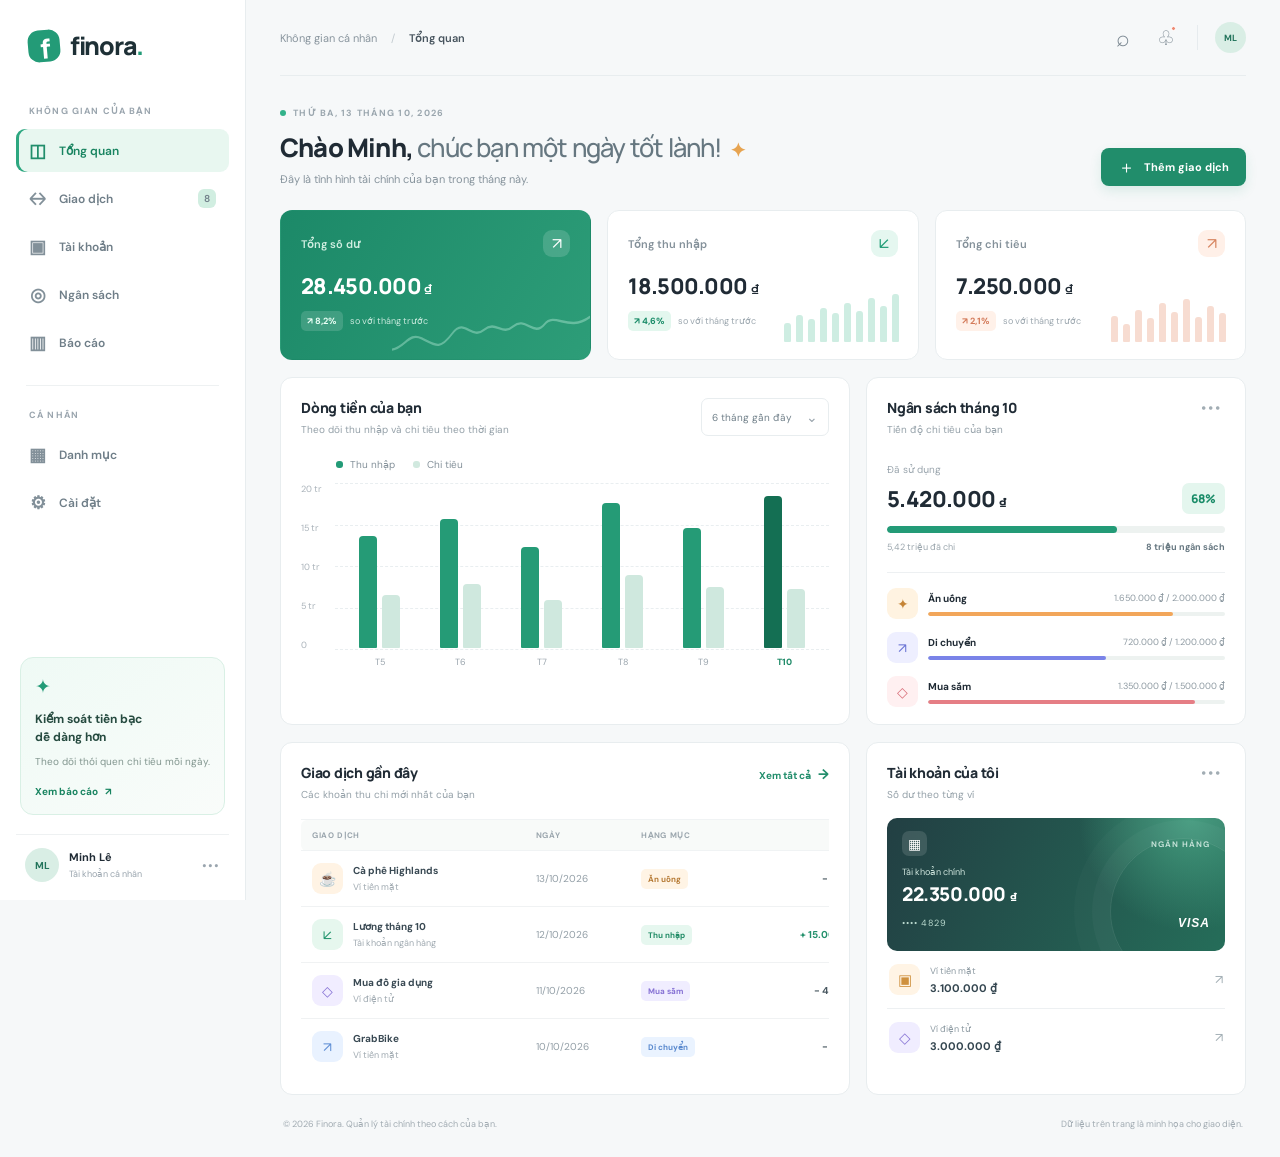
<file: index.html>
<!DOCTYPE html>
<html lang="vi">
<head>
  <meta charset="UTF-8" />
  <meta name="viewport" content="width=device-width, initial-scale=1.0" />
  <title>Finora — Quản lý chi tiêu</title>
  <link rel="stylesheet" href="style.css" />
</head>
<body>
  <div class="app-shell">
    <aside class="sidebar">
      <a class="brand" href="#" aria-label="Finora trang chủ">
        <span class="brand-mark">f</span>
        <span>finora<span class="brand-dot">.</span></span>
      </a>

      <div class="workspace-label">KHÔNG GIAN CỦA BẠN</div>
      <nav class="main-nav" aria-label="Điều hướng chính">
        <a class="nav-item active" href="#overview"><span class="nav-icon">◫</span><span>Tổng quan</span></a>
        <a class="nav-item" href="#transactions"><span class="nav-icon">↔</span><span>Giao dịch</span><span class="nav-count">8</span></a>
        <a class="nav-item" href="#accounts"><span class="nav-icon">▣</span><span>Tài khoản</span></a>
        <a class="nav-item" href="#budgets"><span class="nav-icon">◎</span><span>Ngân sách</span></a>
        <a class="nav-item" href="#reports"><span class="nav-icon">▥</span><span>Báo cáo</span></a>
      </nav>

      <div class="sidebar-separator"></div>
      <div class="workspace-label">CÁ NHÂN</div>
      <nav class="main-nav" aria-label="Cài đặt">
        <a class="nav-item" href="#categories"><span class="nav-icon">▦</span><span>Danh mục</span></a>
        <a class="nav-item" href="#settings"><span class="nav-icon">⚙</span><span>Cài đặt</span></a>
      </nav>

      <div class="sidebar-bottom">
        <div class="help-card">
          <div class="help-icon">✦</div>
          <div class="help-title">Kiểm soát tiền bạc<br />dễ dàng hơn</div>
          <p>Theo dõi thói quen chi tiêu mỗi ngày.</p>
          <a href="#reports">Xem báo cáo <span>↗</span></a>
        </div>
        <div class="profile">
          <div class="avatar">ML</div>
          <div class="profile-copy"><strong>Minh Lê</strong><span>Tài khoản cá nhân</span></div>
          <span class="profile-more">•••</span>
        </div>
      </div>
    </aside>

    <main class="main-content" id="overview">
      <header class="topbar">
        <div class="breadcrumbs">Không gian cá nhân <span>/</span> <strong>Tổng quan</strong></div>
        <div class="top-actions">
          <button class="icon-button" aria-label="Tìm kiếm">⌕</button>
          <button class="icon-button notification" aria-label="Thông báo">♧<i></i></button>
          <div class="top-divider"></div>
          <div class="mini-avatar">ML</div>
        </div>
      </header>

      <section class="welcome-row">
        <div>
          <div class="eyebrow"><span class="eyebrow-dot"></span> THỨ BA, 13 THÁNG 10, 2026</div>
          <h1>Chào Minh, <span>chúc bạn một ngày tốt lành!</span> <span class="wave">✦</span></h1>
          <p class="subtitle">Đây là tình hình tài chính của bạn trong tháng này.</p>
        </div>
        <button class="primary-button"><span>＋</span> Thêm giao dịch</button>
      </section>

      <section class="summary-grid" aria-label="Tóm tắt tài chính">
        <article class="summary-card balance-card">
          <div class="card-top"><span class="card-label">Tổng số dư</span><span class="card-symbol balance-symbol">↗</span></div>
          <div class="amount">28.450.000 <small>₫</small></div>
          <div class="summary-bottom"><span class="trend positive">↗ 8,2%</span><span>so với tháng trước</span></div>
          <div class="balance-sparkline" aria-hidden="true"><svg viewBox="0 0 300 48" preserveAspectRatio="none"><path d="M0 37 C20 35 25 18 45 25 S72 38 91 20 S120 27 139 16 S166 23 184 12 S215 24 231 10 S267 19 300 2" fill="none" stroke="currentColor" stroke-width="2.5" stroke-linecap="round"/></svg></div>
        </article>
        <article class="summary-card">
          <div class="card-top"><span class="card-label">Tổng thu nhập</span><span class="card-symbol income-symbol">↙</span></div>
          <div class="amount">18.500.000 <small>₫</small></div>
          <div class="summary-bottom"><span class="trend positive">↗ 4,6%</span><span>so với tháng trước</span></div>
          <div class="mini-bars income-bars" aria-hidden="true"><i style="height:19px"></i><i style="height:27px"></i><i style="height:23px"></i><i style="height:34px"></i><i style="height:29px"></i><i style="height:39px"></i><i style="height:31px"></i><i style="height:44px"></i><i style="height:36px"></i><i style="height:48px"></i></div>
        </article>
        <article class="summary-card">
          <div class="card-top"><span class="card-label">Tổng chi tiêu</span><span class="card-symbol expense-symbol">↗</span></div>
          <div class="amount">7.250.000 <small>₫</small></div>
          <div class="summary-bottom"><span class="trend negative">↗ 2,1%</span><span>so với tháng trước</span></div>
          <div class="mini-bars expense-bars" aria-hidden="true"><i style="height:26px"></i><i style="height:18px"></i><i style="height:32px"></i><i style="height:24px"></i><i style="height:39px"></i><i style="height:30px"></i><i style="height:43px"></i><i style="height:25px"></i><i style="height:36px"></i><i style="height:29px"></i></div>
        </article>
      </section>

      <section class="middle-grid">
        <article class="panel cashflow-panel" id="reports">
          <div class="panel-heading">
            <div><h2>Dòng tiền của bạn</h2><p>Theo dõi thu nhập và chi tiêu theo thời gian</p></div>
            <button class="select-button">6 tháng gần đây <span>⌄</span></button>
          </div>
          <div class="chart-legend"><span><i class="legend-dot income-dot"></i> Thu nhập</span><span><i class="legend-dot expense-dot"></i> Chi tiêu</span></div>
          <div class="chart-area">
            <div class="y-labels"><span>20 tr</span><span>15 tr</span><span>10 tr</span><span>5 tr</span><span>0</span></div>
            <div class="plot-area">
              <div class="grid-lines"><i></i><i></i><i></i><i></i><i></i></div>
              <div class="bar-groups">
                <div class="bar-group"><div class="bar-pair"><i class="bar income" style="height:68%"></i><i class="bar expense" style="height:32%"></i></div><span>T5</span></div>
                <div class="bar-group"><div class="bar-pair"><i class="bar income" style="height:78%"></i><i class="bar expense" style="height:39%"></i></div><span>T6</span></div>
                <div class="bar-group"><div class="bar-pair"><i class="bar income" style="height:61%"></i><i class="bar expense" style="height:29%"></i></div><span>T7</span></div>
                <div class="bar-group"><div class="bar-pair"><i class="bar income" style="height:88%"></i><i class="bar expense" style="height:44%"></i></div><span>T8</span></div>
                <div class="bar-group"><div class="bar-pair"><i class="bar income" style="height:73%"></i><i class="bar expense" style="height:37%"></i></div><span>T9</span></div>
                <div class="bar-group current"><div class="bar-pair"><i class="bar income" style="height:92%"></i><i class="bar expense" style="height:36%"></i></div><span>T10</span></div>
              </div>
            </div>
          </div>
        </article>

        <article class="panel budget-panel" id="budgets">
          <div class="panel-heading">
            <div><h2>Ngân sách tháng 10</h2><p>Tiến độ chi tiêu của bạn</p></div>
            <button class="more-button" aria-label="Tùy chọn">•••</button>
          </div>
          <div class="budget-total-row"><div><span class="muted-label">Đã sử dụng</span><div class="budget-total">5.420.000 <small>₫</small></div></div><div class="budget-percent">68%</div></div>
          <div class="progress-track"><span style="width:68%"></span></div>
          <div class="budget-foot"><span>5,42 triệu đã chi</span><strong>8 triệu ngân sách</strong></div>
          <div class="budget-divider"></div>
          <div class="category-budget">
            <div class="category-icon food-icon">✦</div><div class="category-detail"><div class="category-name"><strong>Ăn uống</strong><span>1.650.000 ₫ / 2.000.000 ₫</span></div><div class="tiny-progress"><i style="width:82.5%; background:#f2a65a"></i></div></div>
          </div>
          <div class="category-budget">
            <div class="category-icon travel-icon">↗</div><div class="category-detail"><div class="category-name"><strong>Di chuyển</strong><span>720.000 ₫ / 1.200.000 ₫</span></div><div class="tiny-progress"><i style="width:60%; background:#7a83e8"></i></div></div>
          </div>
          <div class="category-budget">
            <div class="category-icon shop-icon">◇</div><div class="category-detail"><div class="category-name"><strong>Mua sắm</strong><span>1.350.000 ₫ / 1.500.000 ₫</span></div><div class="tiny-progress"><i style="width:90%; background:#e57e85"></i></div></div>
          </div>
        </article>
      </section>

      <section class="bottom-grid">
        <article class="panel transactions-panel" id="transactions">
          <div class="panel-heading">
            <div><h2>Giao dịch gần đây</h2><p>Các khoản thu chi mới nhất của bạn</p></div>
            <a class="text-link" href="#transactions">Xem tất cả <span>→</span></a>
          </div>
          <div class="transaction-table-wrap">
            <table>
              <thead><tr><th>GIAO DỊCH</th><th>NGÀY</th><th>HẠNG MỤC</th><th class="align-right">SỐ TIỀN</th></tr></thead>
              <tbody>
                <tr><td><div class="transaction-title"><span class="transaction-icon food">☕</span><span><strong>Cà phê Highlands</strong><small>Ví tiền mặt</small></span></div></td><td class="date-cell">13/10/2026</td><td><span class="category-pill food-pill">Ăn uống</span></td><td class="align-right amount-out">− 65.000 ₫</td></tr>
                <tr><td><div class="transaction-title"><span class="transaction-icon salary">↙</span><span><strong>Lương tháng 10</strong><small>Tài khoản ngân hàng</small></span></div></td><td class="date-cell">12/10/2026</td><td><span class="category-pill salary-pill">Thu nhập</span></td><td class="align-right amount-in">+ 15.000.000 ₫</td></tr>
                <tr><td><div class="transaction-title"><span class="transaction-icon shopping">◇</span><span><strong>Mua đồ gia dụng</strong><small>Ví điện tử</small></span></div></td><td class="date-cell">11/10/2026</td><td><span class="category-pill shopping-pill">Mua sắm</span></td><td class="align-right amount-out">− 450.000 ₫</td></tr>
                <tr><td><div class="transaction-title"><span class="transaction-icon transport">↗</span><span><strong>GrabBike</strong><small>Ví tiền mặt</small></span></div></td><td class="date-cell">10/10/2026</td><td><span class="category-pill transport-pill">Di chuyển</span></td><td class="align-right amount-out">− 32.000 ₫</td></tr>
              </tbody>
            </table>
          </div>
        </article>
        <article class="panel accounts-panel" id="accounts">
          <div class="panel-heading"><div><h2>Tài khoản của tôi</h2><p>Số dư theo từng ví</p></div><button class="more-button" aria-label="Tùy chọn">•••</button></div>
          <div class="account-card bank-card"><div class="account-top"><span class="account-chip">▦</span><span class="account-type">NGÂN HÀNG</span></div><div class="account-name">Tài khoản chính</div><div class="account-balance">22.350.000 <small>₫</small></div><div class="account-bottom"><span>•••• 4829</span><span class="bank-logo">VISA</span></div></div>
          <div class="account-card cash-card"><div class="cash-icon">▣</div><div class="cash-copy"><span>Ví tiền mặt</span><strong>3.100.000 ₫</strong></div><span class="account-arrow">↗</span></div>
          <div class="account-card wallet-card"><div class="wallet-icon">◇</div><div class="cash-copy"><span>Ví điện tử</span><strong>3.000.000 ₫</strong></div><span class="account-arrow">↗</span></div>
        </article>
      </section>
      <footer class="page-footer"><span>© 2026 Finora. Quản lý tài chính theo cách của bạn.</span><span>Dữ liệu trên trang là minh họa cho giao diện.</span></footer>
    </main>
  </div>
</body>
</html>
</file>
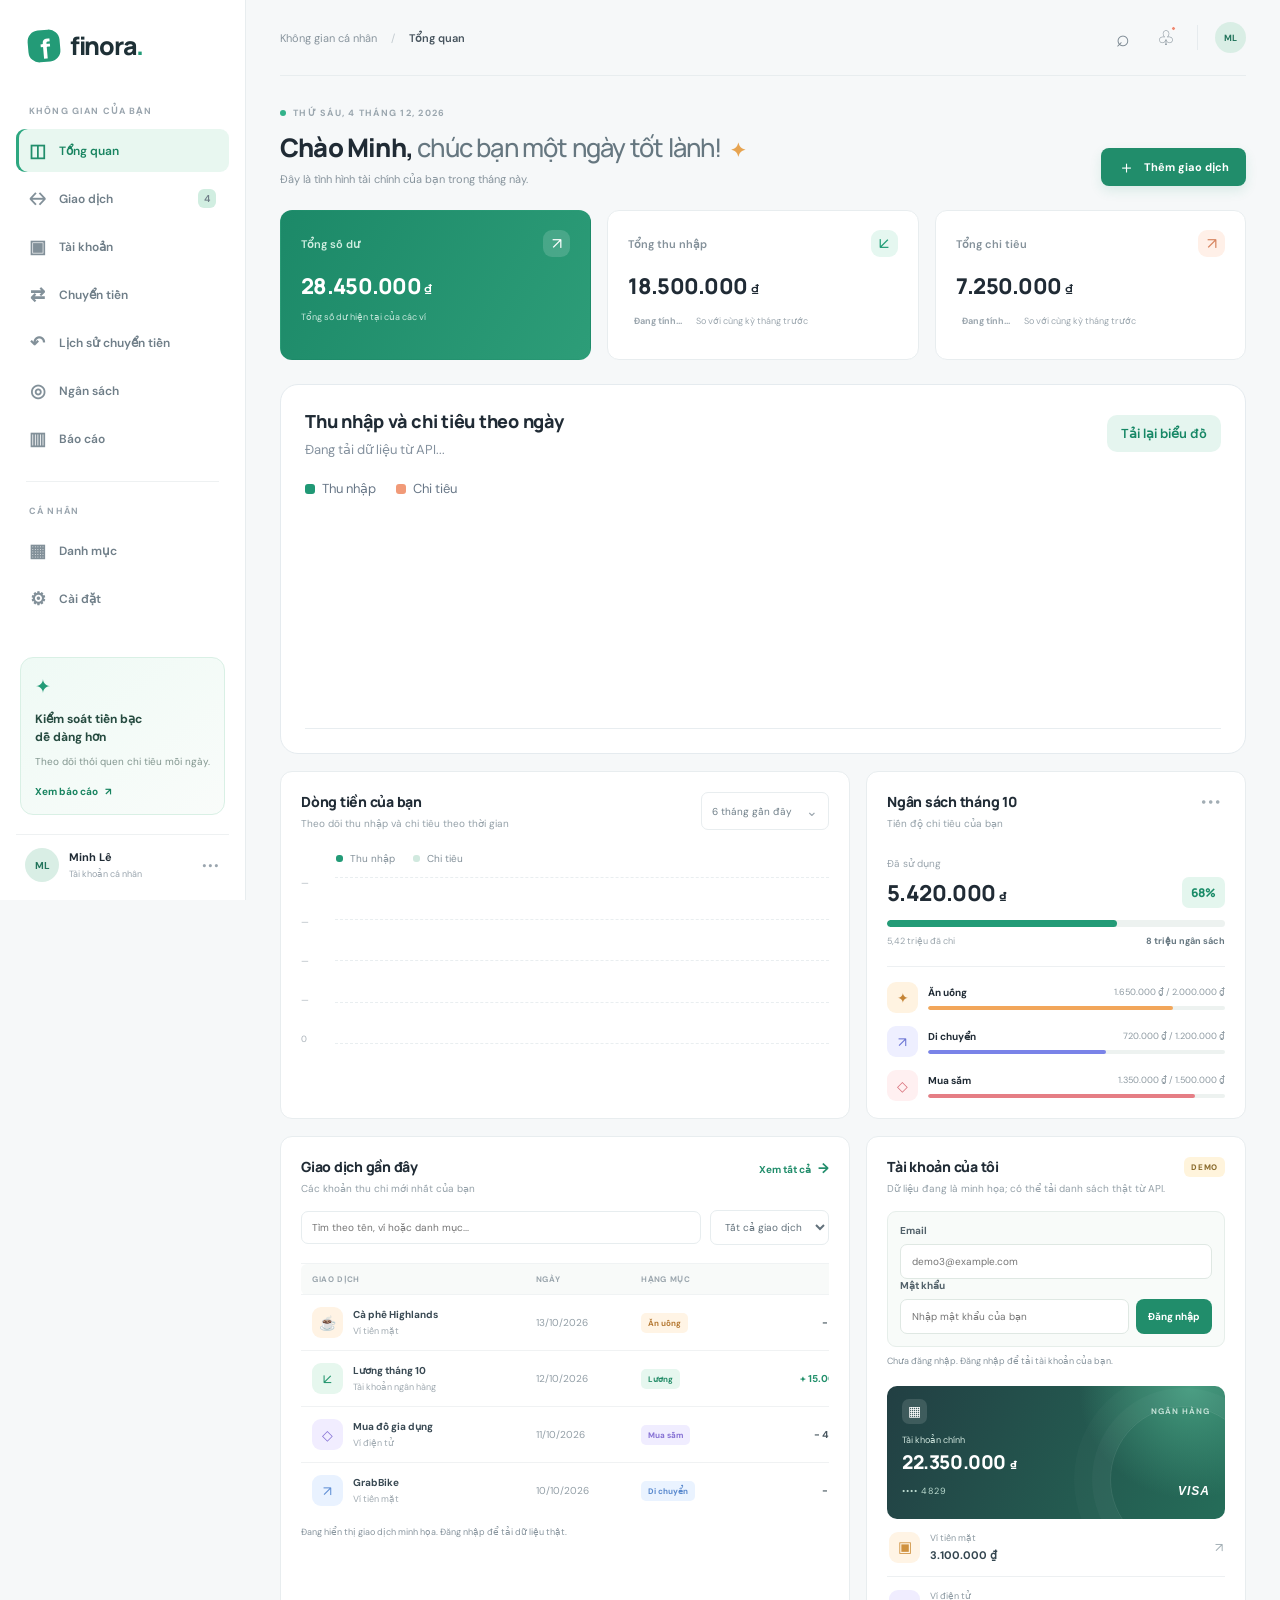
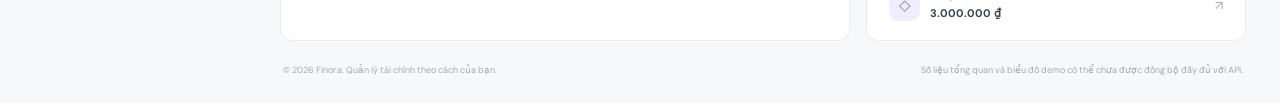
<file: frontend-prototype/index.html>
<!DOCTYPE html>
<html lang="vi">
<head>
  <meta charset="UTF-8" />
  <meta name="viewport" content="width=device-width, initial-scale=1.0" />
  <title>Finora — Quản lý chi tiêu</title>
  <link rel="stylesheet" href="style.css" />
</head>
<body>
  <div class="app-shell">
    <aside class="sidebar">
      <a class="brand" href="#" aria-label="Finora trang chủ">
        <span class="brand-mark">f</span>
        <span>finora<span class="brand-dot">.</span></span>
      </a>

      <div class="workspace-label">KHÔNG GIAN CỦA BẠN</div>
      <nav class="main-nav" aria-label="Điều hướng chính">
        <a class="nav-item active" href="#overview"><span class="nav-icon">◫</span><span>Tổng quan</span></a>
        <a class="nav-item" href="#transactions"><span class="nav-icon">↔</span><span>Giao dịch</span><span class="nav-count">8</span></a>
        <a class="nav-item" href="#accounts"><span class="nav-icon">▣</span><span>Tài khoản</span></a>
        <a class="nav-item" href="#apiTransferPanel"><span class="nav-icon">⇄</span><span>Chuyển tiền</span></a>
        <a class="nav-item" href="#transferHistoryPanel"><span class="nav-icon">↶</span><span>Lịch sử chuyển tiền</span></a>
        <a class="nav-item" href="#apiBudgetsPanel"><span class="nav-icon">◎</span><span>Ngân sách</span></a>
        <a class="nav-item" href="#reports"><span class="nav-icon">▥</span><span>Báo cáo</span></a>
      </nav>

      <div class="sidebar-separator"></div>
      <div class="workspace-label">CÁ NHÂN</div>
      <nav class="main-nav" aria-label="Cài đặt">
        <a class="nav-item" href="#categories"><span class="nav-icon">▦</span><span>Danh mục</span></a>
        <a class="nav-item" href="#settings"><span class="nav-icon">⚙</span><span>Cài đặt</span></a>
      </nav>

      <div class="sidebar-bottom">
        <div class="help-card">
          <div class="help-icon">✦</div>
          <div class="help-title">Kiểm soát tiền bạc<br />dễ dàng hơn</div>
          <p>Theo dõi thói quen chi tiêu mỗi ngày.</p>
          <a href="#reports">Xem báo cáo <span>↗</span></a>
        </div>
        <div class="profile">
          <div class="avatar">ML</div>
          <div class="profile-copy"><strong>Minh Lê</strong><span>Tài khoản cá nhân</span></div>
          <span class="profile-more">•••</span>
        </div>
      </div>
    </aside>

    <main class="main-content" id="overview">
      <header class="topbar">
        <div class="breadcrumbs">Không gian cá nhân <span>/</span> <strong>Tổng quan</strong></div>
        <div class="top-actions">
          <button class="icon-button" id="searchToggle" type="button" aria-label="Tìm kiếm" aria-expanded="false">⌕</button>
          <button class="icon-button notification" id="notificationButton" type="button" aria-label="Thông báo">♧<i></i></button>
          <div class="quick-search" id="quickSearchPanel" hidden><input id="globalSearch" type="search" placeholder="Tìm giao dịch..." aria-label="Tìm giao dịch toàn trang"></div>
          <div class="top-divider"></div>
          <div class="mini-avatar">ML</div>
        </div>
      </header>

      <section class="welcome-row">
        <div>
          <div class="eyebrow"><span class="eyebrow-dot"></span> <span id="todayLabel">ĐANG TẢI NGÀY...</span></div>
          <h1>Chào Minh, <span>chúc bạn một ngày tốt lành!</span> <span class="wave">✦</span></h1>
          <p class="subtitle">Đây là tình hình tài chính của bạn trong tháng này.</p>
        </div>
        <button class="primary-button" id="addTransactionBtn" type="button"><span>＋</span> Thêm giao dịch</button>
      </section>

      <section class="summary-grid" aria-label="Tóm tắt tài chính">
        <article class="summary-card balance-card">
          <div class="card-top">
            <span class="card-label">Tổng số dư</span>
            <span class="card-symbol balance-symbol">↗</span>
          </div>

          <div class="amount" id="balanceAmount">—</div>

          <div class="summary-bottom">
            <span>Tổng số dư hiện tại của các ví</span>
          </div>
        </article>

        <article class="summary-card">
          <div class="card-top">
            <span class="card-label">Tổng thu nhập</span>
            <span class="card-symbol income-symbol">↙</span>
          </div>

          <div class="amount" id="incomeAmount">—</div>

          <div class="summary-bottom">
            <span class="trend" id="incomeTrend">Đang tính...</span>
            <span id="incomePeriodLabel">So với cùng kỳ tháng trước</span>
          </div>
        </article>

        <article class="summary-card">
          <div class="card-top">
            <span class="card-label">Tổng chi tiêu</span>
            <span class="card-symbol expense-symbol">↗</span>
          </div>

          <div class="amount" id="expenseAmount">—</div>

          <div class="summary-bottom">
            <span class="trend" id="expenseTrend">Đang tính...</span>
            <span id="expensePeriodLabel">So với cùng kỳ tháng trước</span>
          </div>
        </article>
      </section>

      <section class="daily-chart-card" aria-labelledby="dailyChartTitle">
        <div class="daily-chart-header">
          <div>
            <h2 id="dailyChartTitle">Thu nhập và chi tiêu theo ngày</h2>
            <p id="dailyChartPeriod">Đang tải dữ liệu từ API...</p>
          </div>

          <button type="button" id="refreshDailyChartBtn">
            Tải lại biểu đồ
          </button>
        </div>

        <div class="daily-chart-legend">
          <span><i class="legend-income"></i> Thu nhập</span>
          <span><i class="legend-expense"></i> Chi tiêu</span>
        </div>

        <p id="dailyChartStatus" class="api-connection-status"
          role="status" aria-live="polite"></p>

        <div id="dailyChartPlot" class="daily-chart-plot"
            aria-label="Biểu đồ thu nhập và chi tiêu theo ngày">
        </div>
      </section>

      <section class="middle-grid">
        <article class="panel cashflow-panel" id="reports">
          <div class="panel-heading">
            <div><h2>Dòng tiền của bạn</h2><p>Theo dõi thu nhập và chi tiêu theo thời gian</p></div>
            <button class="select-button" id="chartRangeButton" type="button">6 tháng gần đây <span>⌄</span></button>
          </div>
          <div class="chart-legend"><span><i class="legend-dot income-dot"></i> Thu nhập</span><span><i class="legend-dot expense-dot"></i> Chi tiêu</span></div>
          <div class="chart-area">
            <div class="y-labels">
              <span>—</span>
              <span>—</span>
              <span>—</span>
              <span>—</span>
              <span>0</span>
            </div>
            <div class="plot-area">
              <div class="grid-lines"><i></i><i></i><i></i><i></i><i></i></div>
              <div class="bar-groups">
              </div>
            </div>
          </div>
        </article>

        <article class="panel budget-panel" id="demoBudgetsPanel">
          <div class="panel-heading">
            <div><h2>Ngân sách tháng 10</h2><p>Tiến độ chi tiêu của bạn</p></div>
            <button class="more-button" aria-label="Tùy chọn">•••</button>
          </div>
          <div class="budget-total-row"><div><span class="muted-label">Đã sử dụng</span><div class="budget-total" id="budgetSpent">5.420.000 <small>₫</small></div></div><div class="budget-percent" id="budgetPercent">68%</div></div>
          <div class="progress-track"><span id="budgetProgress" style="width:68%"></span></div>
          <div class="budget-foot"><span id="budgetFootSpent">5,42 triệu đã chi</span><strong>8 triệu ngân sách</strong></div>
          <div class="budget-divider"></div>
          <div class="category-budget" data-budget-category="Ăn uống" data-budget-limit="2000000" data-budget-spent="1650000">
            <div class="category-icon food-icon">✦</div><div class="category-detail"><div class="category-name"><strong>Ăn uống</strong><span data-budget-amount>1.650.000 ₫ / 2.000.000 ₫</span></div><div class="tiny-progress"><i style="width:82.5%; background:#f2a65a"></i></div></div>
          </div>
          <div class="category-budget" data-budget-category="Di chuyển" data-budget-limit="1200000" data-budget-spent="720000">
            <div class="category-icon travel-icon">↗</div><div class="category-detail"><div class="category-name"><strong>Di chuyển</strong><span data-budget-amount>720.000 ₫ / 1.200.000 ₫</span></div><div class="tiny-progress"><i style="width:60%; background:#7a83e8"></i></div></div>
          </div>
          <div class="category-budget" data-budget-category="Mua sắm" data-budget-limit="1500000" data-budget-spent="1350000">
            <div class="category-icon shop-icon">◇</div><div class="category-detail"><div class="category-name"><strong>Mua sắm</strong><span data-budget-amount>1.350.000 ₫ / 1.500.000 ₫</span></div><div class="tiny-progress"><i style="width:90%; background:#e57e85"></i></div></div>
          </div>
        </article>
      </section>

      <section class="bottom-grid">
        <article class="panel transactions-panel" id="transactions">
          <div class="panel-heading">
            <div><h2>Giao dịch gần đây</h2><p id="transactionListSubtitle">Các khoản thu chi mới nhất của bạn</p></div>
            <a class="text-link" href="#transactions" id="showAllTransactions">Xem tất cả <span>→</span></a>
          </div>
          <div class="transaction-tools">
            <input id="transactionSearch" type="search" placeholder="Tìm theo tên, ví hoặc danh mục..." aria-label="Tìm giao dịch" />
            <select id="transactionTypeFilter" aria-label="Lọc loại giao dịch">
              <option value="all">Tất cả giao dịch</option>
              <option value="chi">Chỉ khoản chi</option>
              <option value="thu">Chỉ khoản thu</option>
            </select>
          </div>
          <div class="transaction-table-wrap">
            <table>
              <thead><tr><th>GIAO DỊCH</th><th>NGÀY</th><th>HẠNG MỤC</th><th class="align-right">SỐ TIỀN</th></tr></thead>
              <tbody id="transactionRows">
                <tr><td><div class="transaction-title"><span class="transaction-icon food">☕</span><span><strong>Cà phê Highlands</strong><small>Ví tiền mặt</small></span></div></td><td class="date-cell">13/10/2026</td><td><span class="category-pill food-pill">Ăn uống</span></td><td class="align-right amount-out">− 65.000 ₫</td></tr>
                <tr><td><div class="transaction-title"><span class="transaction-icon salary">↙</span><span><strong>Lương tháng 10</strong><small>Tài khoản ngân hàng</small></span></div></td><td class="date-cell">12/10/2026</td><td><span class="category-pill salary-pill">Thu nhập</span></td><td class="align-right amount-in">+ 15.000.000 ₫</td></tr>
                <tr><td><div class="transaction-title"><span class="transaction-icon shopping">◇</span><span><strong>Mua đồ gia dụng</strong><small>Ví điện tử</small></span></div></td><td class="date-cell">11/10/2026</td><td><span class="category-pill shopping-pill">Mua sắm</span></td><td class="align-right amount-out">− 450.000 ₫</td></tr>
                <tr><td><div class="transaction-title"><span class="transaction-icon transport">↗</span><span><strong>GrabBike</strong><small>Ví tiền mặt</small></span></div></td><td class="date-cell">10/10/2026</td><td><span class="category-pill transport-pill">Di chuyển</span></td><td class="align-right amount-out">− 32.000 ₫</td></tr>
              </tbody>
            </table>
          </div>
          <p class="api-connection-status" id="transactionListStatus" role="status" aria-live="polite">Đang hiển thị giao dịch minh họa. Đăng nhập để tải dữ liệu thật.</p>
        </article>
        <article class="panel accounts-panel" id="accounts">
          <div class="panel-heading">
            <div>
              <h2>Tài khoản của tôi</h2>
              <p id="accountsSubtitle">Dữ liệu đang là minh họa; có thể tải danh sách thật từ API.</p>
            </div>
            <span class="api-badge" id="apiBadge">DEMO</span>
          </div>

          <form class="api-connect-panel" id="loginForm">
            <label for="loginEmail">Email</label>
            <div class="api-connect-row">
              <input id="loginEmail" name="email" type="email" maxlength="254" autocomplete="username" placeholder="demo3@example.com" required />
            </div>
            <label for="loginPassword">Mật khẩu</label>
            <div class="api-connect-row">
              <input id="loginPassword" name="matKhau" type="password" autocomplete="current-password" required placeholder="Nhập mật khẩu của bạn" />
              <button class="primary-button api-load-button" id="loginBtn" type="submit">Đăng nhập</button>
            </div>
          </form>

          <div class="api-connect-panel api-session-panel" id="apiSessionPanel" hidden>
            <div class="api-session-row">
              <div class="api-session-user">
                <strong id="apiUserName">Đã đăng nhập</strong>
                <span id="apiUserEmail"></span>
              </div>
              <div class="api-session-actions">
                <button class="api-secondary-button" id="refreshAccountsBtn" type="button">Tải lại tài khoản</button>
                <button class="api-secondary-button" id="logoutBtn" type="button">Đăng xuất</button>
              </div>
            </div>
          </div>
          <p class="api-connection-status" id="apiConnectionStatus" role="status" aria-live="polite">Chưa đăng nhập. Đăng nhập để tải tài khoản của bạn.</p>

          <form class="api-create-account-panel" id="createAccountForm" hidden>
            <div class="api-create-heading">
              <div><h3>Tạo tài khoản</h3><p>Tài khoản sẽ được lưu vào MySQL qua API.</p></div>
            </div>
            <div class="api-create-fields">
              <label for="newAccountName">Tên tài khoản
                <input id="newAccountName" name="tenTk" type="text" maxlength="100" required placeholder="Ví dụ: Ví tiết kiệm" />
              </label>
              <label for="newAccountType">Loại tài khoản
                <select id="newAccountType" name="loaiTk" required>
                  <option value="cash">Ví tiền mặt</option>
                  <option value="bank">Tài khoản ngân hàng</option>
                  <option value="wallet">Ví điện tử</option>
                </select>
              </label>
              <label for="newAccountOpeningBalance">Số dư ban đầu (VND)
                <input id="newAccountOpeningBalance" name="soDuBanDau" type="number" min="0" max="9999999999999999.99" step="0.01" value="0" required />
              </label>
            </div>
            <button class="primary-button api-create-button" id="createAccountButton" type="submit">Tạo tài khoản</button>
            <p class="api-connection-status" id="createAccountStatus" role="status" aria-live="polite">Kết nối API trước khi tạo tài khoản.</p>
          </form>

          <div id="demoAccountsContainer">
            <div class="account-card bank-card"><div class="account-top"><span class="account-chip">▦</span><span class="account-type">NGÂN HÀNG</span></div><div class="account-name">Tài khoản chính</div><div class="account-balance" id="bankBalance">22.350.000 <small>₫</small></div><div class="account-bottom"><span>•••• 4829</span><span class="bank-logo">VISA</span></div></div>
            <div class="account-card cash-card"><div class="cash-icon">▣</div><div class="cash-copy"><span>Ví tiền mặt</span><strong id="cashBalance">3.100.000 ₫</strong></div><span class="account-arrow">↗</span></div>
            <div class="account-card wallet-card"><div class="wallet-icon">◇</div><div class="cash-copy"><span>Ví điện tử</span><strong id="walletBalance">3.000.000 ₫</strong></div><span class="account-arrow">↗</span></div>
          </div>
          <div class="api-accounts-container" id="apiAccountsContainer" hidden></div>
        </article>
      </section>
      <section class="panel api-transfer-panel" id="apiTransferPanel" hidden>
        <div class="panel-heading">
          <div>
            <h2>Chuyển tiền giữa các tài khoản</h2>
            <p>Giao dịch được xử lý bởi backend C# và lưu trong MySQL.</p>
          </div>
          <span class="api-badge is-connected">API</span>
        </div>
        <form id="transferForm" class="api-transfer-form">
          <div class="api-transfer-fields">
            <label for="transferSourceId">Tài khoản nguồn
              <select id="transferSourceId" name="tkNguonId" required>
                <option value="">Chọn tài khoản nguồn</option>
              </select>
            </label>
            <label for="transferDestinationId">Tài khoản đích
              <select id="transferDestinationId" name="tkDichId" required>
                <option value="">Chọn tài khoản đích</option>
              </select>
            </label>
            <label for="transferAmount">Số tiền (VND)
              <input id="transferAmount" name="soTien" type="number" min="0.01" max="9999999999999999.99" step="0.01" placeholder="Ví dụ: 100000" required />
            </label>
            <label for="transferDescription">Mô tả (không bắt buộc)
              <input id="transferDescription" name="moTa" type="text" maxlength="250" placeholder="Ví dụ: Chuyển tiền tiết kiệm" />
            </label>
          </div>
          <div class="api-transfer-actions">
            <button class="primary-button api-transfer-button" id="transferButton" type="submit" disabled>Chuyển tiền</button>
            <span class="api-transfer-hint">Mỗi yêu cầu sử dụng Idempotency-Key để tránh xử lý trùng khi gửi lại.</span>
          </div>
          <p class="api-connection-status" id="transferStatus" role="status" aria-live="polite">Đăng nhập và tải ít nhất hai tài khoản để chuyển tiền.</p>
        </form>
      </section>
      <section class="panel api-history-panel" id="transferHistoryPanel" hidden>
        <div class="panel-heading">
          <div>
            <h2>Lịch sử chuyển tiền</h2>
            <p>Hiển thị tối đa 50 giao dịch gần nhất của tài khoản đang đăng nhập.</p>
          </div>
          <button class="api-secondary-button" id="refreshTransferHistoryBtn" type="button">Tải lại lịch sử</button>
        </div>
        <p class="api-connection-status" id="transferHistoryStatus" role="status" aria-live="polite">Đăng nhập để tải lịch sử chuyển tiền.</p>
        <div class="api-history-table-wrap">
          <table class="api-history-table">
            <thead>
              <tr><th>MÃ</th><th>THỜI GIAN</th><th>CHUYỂN TỪ</th><th>CHUYỂN ĐẾN</th><th class="align-right">SỐ TIỀN</th><th>MÔ TẢ</th></tr>
            </thead>
            <tbody id="transferHistoryRows">
              <tr><td colspan="6" class="empty-row">Đăng nhập để xem lịch sử chuyển tiền.</td></tr>
            </tbody>
          </table>
        </div>
      </section>

      <section class="panel api-categories-panel" id="categories" hidden>
        <div class="panel-heading">
          <div><h2>Danh mục thu nhập và chi tiêu</h2><p>Danh mục thuộc người dùng đang đăng nhập và được lưu trong MySQL.</p></div>
          <button class="api-secondary-button" id="refreshCategoriesBtn" type="button">Tải lại danh mục</button>
        </div>
        <p class="api-connection-status" id="categoryApiStatus" role="status" aria-live="polite">Đăng nhập để quản lý danh mục.</p>
        <div class="api-category-list" id="apiCategoryList"></div>
        <form class="api-category-form" id="createCategoryForm">
          <label for="newCategoryName">Tên danh mục
            <input id="newCategoryName" name="tenDanhMuc" type="text" maxlength="100" required placeholder="Ví dụ: Lương, Ăn uống, Di chuyển" />
          </label>
          <label for="newCategoryKind">Loại giao dịch
            <select id="newCategoryKind" name="loaiGd" required>
              <option value="chi">Chi tiêu</option>
              <option value="thu">Thu nhập</option>
            </select>
          </label>
          <button class="primary-button api-create-button" id="createCategoryButton" type="submit">Tạo danh mục</button>
        </form>
      </section>

      <section class="panel api-budgets-panel" id="apiBudgetsPanel" hidden>
        <div class="panel-heading">
          <div><h2>Ngân sách của bạn</h2><p>Ngân sách được lưu trong MySQL và tính từ giao dịch chi tiêu thực tế.</p></div>
          <button class="api-secondary-button" id="refreshBudgetsBtn" type="button">Tải lại ngân sách</button>
        </div>
        <p class="api-connection-status" id="budgetApiStatus" role="status" aria-live="polite">Đăng nhập để quản lý ngân sách.</p>
        <form class="api-budget-form" id="createBudgetForm">
          <label for="newBudgetCategory">Danh mục chi tiêu
            <select id="newBudgetCategory" name="danhMucId" required>
              <option value="">Đăng nhập để tải danh mục</option>
            </select>
          </label>
          <label for="newBudgetLimit">Giới hạn ngân sách (VND)
            <input id="newBudgetLimit" name="soTienGioiHan" type="number" min="0.01" max="9999999999999999.99" step="0.01" placeholder="Ví dụ: 500000" required />
          </label>
          <label for="newBudgetStart">Từ ngày
            <input id="newBudgetStart" name="tuNgay" type="date" required />
          </label>
          <label for="newBudgetEnd">Đến ngày
            <input id="newBudgetEnd" name="denNgay" type="date" required />
          </label>
          <button class="primary-button api-create-button" id="createBudgetButton" type="submit">Tạo ngân sách</button>
        </form>
        <div class="api-budget-list" id="apiBudgetList">
          <div class="api-budget-empty">Đăng nhập để tải ngân sách của bạn.</div>
        </div>
      </section>

      <footer class="page-footer"><span>© 2026 Finora. Quản lý tài chính theo cách của bạn.</span><span>Số liệu tổng quan và biểu đồ demo có thể chưa được đồng bộ đầy đủ với API.</span></footer>
    </main>
  </div>

  <div class="modal-backdrop" id="transactionModal" aria-hidden="true">
    <section class="transaction-modal" role="dialog" aria-modal="true" aria-labelledby="transactionModalTitle">
      <div class="modal-heading">
        <div><span class="modal-kicker">QUẢN LÝ DÒNG TIỀN</span><h2 id="transactionModalTitle">Thêm giao dịch</h2><p>Giao dịch được lưu qua API và cập nhật số dư trên MySQL.</p></div>
        <button type="button" class="modal-close" data-close-modal aria-label="Đóng">×</button>
      </div>
      <form id="transactionForm">
        <div class="form-row form-row-two">
          <label>Loại giao dịch<select id="transactionKind" name="kind" required><option value="chi">Chi tiêu</option><option value="thu">Thu nhập</option></select></label>
          <label>Số tiền (₫)<input id="transactionAmount" name="amount" type="number" min="0.01" max="9999999999999999" step="0.01" placeholder="Ví dụ: 65000" required /></label>
        </div>
        <div class="form-row form-row-two">
          <label>Danh mục<select id="transactionCategory" name="category" required><option value="">Đăng nhập để tải danh mục</option></select></label>
          <label>Tài khoản<select id="transactionAccount" name="account" required><option value="">Đăng nhập để tải tài khoản</option></select></label>
        </div>
        <div class="form-row form-row-two">
          <label>Ngày giao dịch<input id="transactionDate" name="date" type="date" required /></label>
          <label>Mô tả (không bắt buộc)<input id="transactionDescription" name="description" type="text" maxlength="250" placeholder="Ví dụ: Ăn trưa" /></label>
        </div>
        <div class="demo-notice" id="transactionCategoryHint"><span>ⓘ</span> Danh mục và tài khoản được tải từ API. Nếu chưa có danh mục phù hợp, hãy tạo tại mục Danh mục.</div>
        <p class="api-connection-status" id="transactionApiStatus" role="status" aria-live="polite"></p>
        <div class="modal-actions"><button type="button" class="secondary-button" id="openCategoriesBtn">Quản lý danh mục</button><button type="button" class="secondary-button" data-close-modal>Hủy</button><button type="submit" class="primary-button" id="saveTransactionButton">Lưu giao dịch</button></div>
      </form>
    </section>
  </div>
  <div class="toast" id="toast" role="status" aria-live="polite"></div>
  <script src="app.js" defer></script>

</body>
</html>
</file>
<file: style.css>
@import url('https://fonts.googleapis.com/css2?family=DM+Sans:wght@400;500;600;700&family=Manrope:wght@400;500;600;700;800&display=swap');

:root {
  --ink: #202b35;
  --muted: #82909c;
  --line: #e9edf0;
  --panel: #ffffff;
  --bg: #f6f8f9;
  --green: #239b77;
  --green-dark: #187a5d;
  --green-soft: #e5f6ef;
  --navy: #1f3039;
}
* { box-sizing: border-box; }
html { scroll-behavior: smooth; }
body { margin: 0; color: var(--ink); background: var(--bg); font-family: 'DM Sans', sans-serif; font-size: 13px; }
button, a { font: inherit; }
a { color: inherit; text-decoration: none; }
button { cursor: pointer; }
.app-shell { min-height: 100vh; display: grid; grid-template-columns: 246px minmax(0, 1fr); }
.sidebar { background: #fff; border-right: 1px solid #e8edef; min-height: 100vh; padding: 28px 16px 18px; display: flex; flex-direction: column; position: sticky; top: 0; height: 100vh; }
.brand { display: flex; align-items: center; gap: 10px; padding: 0 12px; color: #1e3036; font: 800 25px 'Manrope', sans-serif; letter-spacing: -1.3px; }
.brand-mark { display: grid; place-items: center; height: 32px; width: 32px; border-radius: 11px; background: var(--green); color: white; font: 800 27px 'Manrope', sans-serif; transform: rotate(-5deg); }
.brand-dot { color: var(--green); }
.workspace-label { padding: 0 13px; margin: 42px 0 12px; color: #9aa5ae; font-size: 9px; font-weight: 700; letter-spacing: 1.15px; }
.main-nav { display: grid; gap: 5px; }
.nav-item { display: flex; align-items: center; gap: 13px; height: 43px; padding: 0 13px; color: #6f7e88; border-radius: 9px; font-size: 12px; font-weight: 600; transition: .18s ease; }
.nav-item:hover { background: #f5f8f7; color: var(--green-dark); }
.nav-item.active { color: #188460; background: #e8f7f0; box-shadow: inset 3px 0 #2da780; }
.nav-icon { width: 17px; text-align: center; font-size: 18px; line-height: 1; color: #829099; }
.nav-item.active .nav-icon { color: #218e6b; }
.nav-count { margin-left: auto; background: #d1eee1; border-radius: 6px; padding: 3px 6px; font-size: 10px; }
.sidebar-separator { height: 1px; background: #eef1f2; margin: 21px 10px 0; }
.sidebar-separator + .workspace-label { margin-top: 23px; }
.sidebar-bottom { margin-top: auto; }
.help-card { position: relative; margin: 0 4px 19px; padding: 16px 14px 15px; border: 1px solid #d9f0e5; background: linear-gradient(145deg, #effaf5, #f9fcfa); border-radius: 13px; overflow: hidden; }
.help-icon { color: #239b77; font-size: 19px; margin-bottom: 11px; }
.help-title { color: #264b40; line-height: 1.55; font-weight: 700; font-size: 12px; }
.help-card p { color: #82968f; font-size: 10px; line-height: 1.6; margin: 7px 0 12px; }
.help-card a { color: #188460; font-size: 10px; font-weight: 700; }
.help-card a span { padding-left: 5px; }
.profile { display: flex; align-items: center; gap: 10px; padding: 13px 9px 0; border-top: 1px solid #eef1f2; }
.avatar, .mini-avatar { display: grid; place-items: center; width: 34px; height: 34px; border-radius: 50%; background: #d9eee5; color: #22745b; font-size: 10px; font-weight: 700; }
.profile-copy { display: grid; gap: 4px; min-width: 0; }
.profile-copy strong { font-size: 11px; }
.profile-copy span { color: #9aa5ae; font-size: 9px; }
.profile-more { margin-left: auto; color: #9aa5ae; letter-spacing: 1px; }
.main-content { min-width: 0; padding: 0 34px 22px; max-width: 1700px; width: 100%; margin: 0 auto; }
.topbar { height: 76px; display: flex; justify-content: space-between; align-items: center; border-bottom: 1px solid #e8edef; }
.breadcrumbs { color: #89959e; font-size: 11px; }
.breadcrumbs span { padding: 0 11px; color: #c3cbd0; }
.breadcrumbs strong { color: #47545e; font-weight: 600; }
.top-actions { display: flex; align-items: center; gap: 14px; }
.icon-button { border: 0; background: transparent; color: #7a8791; font-size: 23px; width: 29px; height: 32px; display: grid; place-items: center; position: relative; }
.notification { font-size: 20px; }
.notification i { width: 5px; height: 5px; background: #ed8a73; border: 1px solid white; border-radius: 50%; position: absolute; right: 4px; top: 4px; }
.top-divider { width: 1px; height: 25px; background: #e6ebee; margin: 0 3px; }
.mini-avatar { width: 31px; height: 31px; font-size: 9px; }
.welcome-row { display: flex; align-items: end; justify-content: space-between; gap: 20px; padding: 31px 0 24px; }
.eyebrow { color: #9aa6ae; font-size: 9px; font-weight: 700; letter-spacing: 1.25px; display: flex; gap: 7px; align-items: center; }
.eyebrow-dot { width: 6px; height: 6px; background: #32b28a; border-radius: 50%; }
h1, h2, p { margin-top: 0; }
h1 { font: 800 clamp(21px, 2vw, 27px) 'Manrope', sans-serif; letter-spacing: -.8px; margin: 11px 0 7px; }
h1 > span:first-child { color: #667780; font-weight: 500; }
.wave { color: #e7a451; font-size: 19px; margin-left: 4px; }
.subtitle { color: #87949d; font-size: 11px; margin: 0; }
.primary-button { flex-shrink: 0; display: flex; gap: 9px; align-items: center; border: 0; padding: 12px 17px; background: #218d6b; color: #fff; border-radius: 8px; font-weight: 700; font-size: 11px; box-shadow: 0 5px 12px #1f986d20; }
.primary-button:hover { background: #167657; }
.primary-button span { font-size: 17px; font-weight: 400; line-height: 10px; }
.summary-grid { display: grid; grid-template-columns: repeat(3, minmax(0, 1fr)); gap: 16px; }
.summary-card { min-height: 150px; padding: 19px 20px 16px; border: 1px solid #e8edef; border-radius: 12px; background: #fff; position: relative; overflow: hidden; }
.balance-card { color: #fff; background: linear-gradient(120deg, #1c8968, #2d9d78); border-color: transparent; }
.card-top { display: flex; justify-content: space-between; align-items: center; }
.card-label { color: #84919a; font-size: 11px; font-weight: 600; }
.balance-card .card-label { color: #d0eee1; }
.card-symbol { height: 27px; width: 27px; display: grid; place-items: center; border-radius: 9px; font-size: 16px; }
.balance-symbol { color: white; background: #ffffff26; }
.income-symbol { color: #1e9c75; background: #e5f7f0; }
.expense-symbol { color: #d78560; background: #fff0e8; }
.amount { font: 800 clamp(19px, 1.7vw, 24px) 'Manrope', sans-serif; letter-spacing: -.7px; margin: 14px 0 10px; white-space: nowrap; }
.amount small { font-size: 13px; font-weight: 600; }
.summary-bottom { display: flex; align-items: center; gap: 7px; font-size: 9px; color: #9ca7af; }
.balance-card .summary-bottom { color: #c8e9dd; }
.trend { font-size: 9px; font-weight: 700; padding: 4px 6px; border-radius: 5px; }
.trend.positive { color: #188b67; background: #e3f7ee; }
.balance-card .trend.positive { color: #eafff5; background: #ffffff25; }
.trend.negative { color: #d37a59; background: #fff1e9; }
.balance-sparkline { position: absolute; right: 0; bottom: -1px; width: 64%; height: 45px; color: #d9fff0; opacity: .34; }
.balance-sparkline svg { width: 100%; height: 100%; }
.mini-bars { position: absolute; right: 19px; bottom: 17px; height: 48px; display: flex; align-items: end; gap: 5px; opacity: .82; }
.mini-bars i { display: block; width: 7px; border-radius: 3px 3px 1px 1px; }
.income-bars i { background: #c4eadc; }
.expense-bars i { background: #f6d5c7; }
.middle-grid { display: grid; grid-template-columns: minmax(0, 1.5fr) minmax(340px, 1fr); gap: 16px; margin-top: 17px; }
.panel { background: var(--panel); border: 1px solid #e8edef; border-radius: 12px; padding: 20px; min-width: 0; }
.panel-heading { display: flex; justify-content: space-between; align-items: start; gap: 12px; }
h2 { font: 800 14px 'Manrope', sans-serif; letter-spacing: -.25px; margin: 0 0 6px; }
.panel-heading p { color: #94a0a8; font-size: 10px; margin: 0; }
.select-button { display: flex; align-items: center; gap: 14px; border: 1px solid #e8edef; color: #71808a; background: white; border-radius: 7px; font-size: 10px; padding: 9px 10px; white-space: nowrap; }
.select-button span { font-size: 14px; color: #9aa5ad; }
.chart-legend { display: flex; gap: 18px; margin: 22px 0 12px 35px; color: #84919a; font-size: 10px; }
.chart-legend span { display: flex; align-items: center; gap: 7px; }
.legend-dot { width: 7px; height: 7px; display: inline-block; border-radius: 3px; }
.income-dot { background: #239b77; }.expense-dot { background: #d1e9df; }
.chart-area { display: grid; grid-template-columns: 34px minmax(0, 1fr); height: 185px; }
.y-labels { display: flex; flex-direction: column; justify-content: space-between; color: #aab3ba; font-size: 9px; padding: 0 0 17px; }
.plot-area { position: relative; min-width: 0; }
.grid-lines { position: absolute; inset: 0 0 18px; display: flex; flex-direction: column; justify-content: space-between; }
.grid-lines i { border-top: 1px dashed #e9eef0; width: 100%; }
.bar-groups { position: absolute; inset: 0 4px 0; display: grid; grid-template-columns: repeat(6, 1fr); align-items: stretch; }
.bar-group { display: flex; flex-direction: column; justify-content: end; align-items: center; gap: 8px; color: #9aa5ad; font-size: 9px; z-index: 1; }
.bar-pair { display: flex; align-items: end; justify-content: center; gap: 5px; height: calc(100% - 19px); width: 100%; }
.bar { display: block; width: min(18px, 24%); border-radius: 4px 4px 1px 1px; min-height: 8px; }
.bar.income { background: #259b76; }.bar.expense { background: #cfe8de; }
.bar-group.current span { font-weight: 800; color: #208b69; }
.bar-group.current .income { background: #146f53; }
.budget-panel { padding-bottom: 17px; }
.more-button { border: 0; padding: 0 3px; color: #a2adb4; background: transparent; letter-spacing: 2px; font-size: 15px; }
.budget-total-row { display: flex; justify-content: space-between; align-items: end; margin: 24px 0 12px; }
.muted-label { color: #9aa5ad; font-size: 10px; }
.budget-total { font: 800 22px 'Manrope', sans-serif; letter-spacing: -.6px; margin-top: 7px; }
.budget-total small { font-size: 12px; }
.budget-percent { color: #1a8c68; background: #e4f6ee; border-radius: 7px; padding: 7px 9px; font: 800 12px 'Manrope', sans-serif; }
.progress-track, .tiny-progress { background: #edf2f0; height: 7px; border-radius: 10px; overflow: hidden; }
.progress-track span { display: block; height: 100%; border-radius: 10px; background: #239b77; }
.budget-foot { display: flex; justify-content: space-between; gap: 8px; margin-top: 8px; color: #9ba6ad; font-size: 9px; }
.budget-foot strong { color: #667780; font-weight: 700; }
.budget-divider { height: 1px; background: #edf0f2; margin: 19px 0 15px; }
.category-budget { display: flex; align-items: center; gap: 10px; margin-top: 13px; }
.category-icon { flex-shrink: 0; width: 31px; height: 31px; display: grid; place-items: center; border-radius: 9px; font-size: 14px; }
.food-icon { color: #c58436; background: #fff3e1; }.travel-icon { color: #6a73d4; background: #eeefff; }.shop-icon { color: #d86e79; background: #fff0f1; }
.category-detail { min-width: 0; flex: 1; }
.category-name { display: flex; justify-content: space-between; align-items: center; gap: 8px; margin-bottom: 7px; }
.category-name strong { font-size: 10px; white-space: nowrap; }
.category-name span { color: #8e9aa2; font-size: 9px; white-space: nowrap; }
.tiny-progress { height: 4px; }
.tiny-progress i { display: block; height: 100%; border-radius: 4px; }
.bottom-grid { display: grid; grid-template-columns: minmax(0, 1.5fr) minmax(340px, 1fr); gap: 16px; margin-top: 17px; }
.text-link { font-size: 10px; font-weight: 700; color: #218d6b; white-space: nowrap; padding-top: 2px; }
.text-link span { margin-left: 5px; font-size: 14px; }
.transaction-table-wrap { overflow-x: auto; margin-top: 18px; }
table { width: 100%; min-width: 580px; border-collapse: collapse; }
th { text-align: left; padding: 10px 7px; background: #f8faf9; border-top: 1px solid #f0f3f4; border-bottom: 1px solid #f0f3f4; color: #9aa5ad; font-size: 8px; letter-spacing: .65px; font-weight: 700; }
th:first-child { padding-left: 11px; border-radius: 6px 0 0 6px; }th:last-child { border-radius: 0 6px 6px 0; }
td { padding: 12px 7px; border-bottom: 1px solid #f0f2f3; color: #71808a; font-size: 10px; white-space: nowrap; }
tbody tr:last-child td { border-bottom: 0; }
td:first-child { padding-left: 11px; }
.transaction-title { display: flex; align-items: center; gap: 10px; }
.transaction-icon { display: grid; place-items: center; width: 31px; height: 31px; border-radius: 9px; font-size: 14px; }
.transaction-icon.food { background: #fff3e4; color: #d18c42; }.transaction-icon.salary { background: #e6f7ee; color: #24966f; }.transaction-icon.shopping { background: #f1edff; color: #8570d4; }.transaction-icon.transport { background: #e9f2ff; color: #608fd5; }
.transaction-title > span:last-child { display: grid; gap: 4px; }
.transaction-title strong { color: #394953; font-size: 10px; font-weight: 700; }
.transaction-title small { color: #a0aab1; font-size: 9px; }
.date-cell { color: #929ea6; }
.category-pill { display: inline-block; padding: 5px 7px; border-radius: 5px; font-size: 8px; font-weight: 700; }
.food-pill { color: #b57933; background: #fff4e5; }.salary-pill { color: #218b66; background: #e6f7ef; }.shopping-pill { color: #8570d4; background: #f0edff; }.transport-pill { color: #5989ce; background: #eaf3ff; }
.align-right { text-align: right; }
.amount-out { color: #47565f; font-weight: 700; }.amount-in { color: #22906b; font-weight: 700; }
.accounts-panel { padding-bottom: 15px; }
.bank-card { margin-top: 17px; padding: 13px 15px 12px; color: #fff; border-radius: 10px; background: radial-gradient(circle at 90% 0%, #439a7d, transparent 34%), linear-gradient(115deg, #223f43, #256d59); min-height: 133px; position: relative; overflow: hidden; }
.bank-card:after { content: ''; position: absolute; width: 145px; height: 145px; border: 1px solid #ffffff19; border-radius: 50%; right: -32px; top: 20px; box-shadow: 0 0 0 18px #ffffff07, 0 0 0 36px #ffffff05; }
.account-top { display: flex; align-items: center; justify-content: space-between; position: relative; z-index: 1; }
.account-chip { display: grid; place-items: center; width: 25px; height: 25px; background: #ffffff20; border-radius: 7px; font-size: 14px; }
.account-type { font-size: 8px; letter-spacing: 1px; color: #c4e1d7; font-weight: 700; }
.account-name { margin-top: 10px; color: #d0e6de; font-size: 9px; position: relative; z-index: 1; }
.account-balance { margin-top: 3px; font: 800 19px 'Manrope', sans-serif; position: relative; z-index: 1; letter-spacing: -.4px; }
.account-balance small { font-size: 11px; }
.account-bottom { display: flex; align-items: center; justify-content: space-between; margin-top: 9px; font-size: 9px; color: #b9d9ce; letter-spacing: 1px; position: relative; z-index: 1; }
.bank-logo { font: italic 800 12px Arial, sans-serif; color: #fff; }
.cash-card, .wallet-card { display: flex; align-items: center; gap: 10px; padding: 13px 2px; border-bottom: 1px solid #edf0f2; }
.wallet-card { border-bottom: 0; padding-bottom: 4px; }
.cash-icon, .wallet-icon { width: 31px; height: 31px; display: grid; place-items: center; border-radius: 9px; background: #fff4e5; color: #cf913f; font-size: 15px; }
.wallet-icon { background: #f0edff; color: #8a78d6; }
.cash-copy { flex: 1; display: grid; gap: 4px; }
.cash-copy span { color: #8e9ba3; font-size: 9px; }.cash-copy strong { color: #344650; font-size: 11px; }
.account-arrow { color: #a3afb5; }
.page-footer { padding: 23px 3px 5px; display: flex; justify-content: space-between; gap: 15px; color: #a1abb2; font-size: 9px; }
@media (min-width: 1500px) { .main-content { padding-left: 42px; padding-right: 42px; } .summary-card { min-height: 163px; padding: 22px 23px; } .middle-grid, .bottom-grid { gap: 20px; margin-top: 20px; } .panel { padding: 23px; } .chart-area { height: 210px; } }
@media (max-width: 1150px) { .app-shell { grid-template-columns: 215px minmax(0, 1fr); } .main-content { padding-left: 22px; padding-right: 22px; } .middle-grid, .bottom-grid { grid-template-columns: minmax(0, 1.2fr) minmax(300px, 1fr); } .panel { padding: 16px; } .category-name { align-items: start; flex-direction: column; gap: 4px; } .amount { font-size: 20px; } }
@media (max-width: 900px) { .app-shell { grid-template-columns: 72px minmax(0, 1fr); } .sidebar { padding: 22px 9px 14px; align-items: center; } .brand { padding: 0; } .brand > span:last-child, .workspace-label, .nav-item > span:not(.nav-icon), .sidebar-separator, .help-card, .profile-copy, .profile-more { display: none; } .main-nav { width: 100%; margin-top: 38px; } .nav-item { justify-content: center; padding: 0; } .nav-icon { font-size: 20px; } .sidebar-bottom { width: 100%; } .profile { justify-content: center; padding: 13px 0 0; } .middle-grid, .bottom-grid { grid-template-columns: 1fr; } .category-name { flex-direction: row; align-items: center; } .account-card.bank-card { margin-top: 20px; } }
@media (max-width: 620px) { .main-content { padding: 0 14px 18px; } .topbar { height: 59px; } .breadcrumbs { font-size: 9px; } .top-actions { gap: 6px; } .welcome-row { align-items: start; flex-direction: column; padding: 24px 0 18px; } h1 { line-height: 1.4; font-size: 22px; } .primary-button { align-self: stretch; justify-content: center; } .summary-grid { grid-template-columns: 1fr; gap: 10px; } .summary-card { min-height: 135px; } .amount { font-size: 25px; } .middle-grid, .bottom-grid { gap: 12px; margin-top: 12px; } .panel { padding: 15px 12px; } .panel-heading { align-items: center; } .panel-heading p { max-width: 230px; line-height: 1.5; } .select-button { gap: 6px; padding: 8px; font-size: 9px; } .chart-area { height: 170px; } .chart-legend { margin-top: 20px; } .page-footer { flex-direction: column; line-height: 1.5; } }
</file>
<file: frontend-prototype/style.css>
@import url('https://fonts.googleapis.com/css2?family=DM+Sans:wght@400;500;600;700&family=Manrope:wght@400;500;600;700;800&display=swap');

:root {
  --ink: #202b35;
  --muted: #82909c;
  --line: #e9edf0;
  --panel: #ffffff;
  --bg: #f6f8f9;
  --green: #239b77;
  --green-dark: #187a5d;
  --green-soft: #e5f6ef;
  --navy: #1f3039;
}
* { box-sizing: border-box; }
html { scroll-behavior: smooth; }
body { margin: 0; color: var(--ink); background: var(--bg); font-family: 'DM Sans', sans-serif; font-size: 13px; }
button, a { font: inherit; }
a { color: inherit; text-decoration: none; }
button { cursor: pointer; }
.app-shell { min-height: 100vh; display: grid; grid-template-columns: 246px minmax(0, 1fr); }
.sidebar { background: #fff; border-right: 1px solid #e8edef; min-height: 100vh; padding: 28px 16px 18px; display: flex; flex-direction: column; position: sticky; top: 0; height: 100vh; }
.brand { display: flex; align-items: center; gap: 10px; padding: 0 12px; color: #1e3036; font: 800 25px 'Manrope', sans-serif; letter-spacing: -1.3px; }
.brand-mark { display: grid; place-items: center; height: 32px; width: 32px; border-radius: 11px; background: var(--green); color: white; font: 800 27px 'Manrope', sans-serif; transform: rotate(-5deg); }
.brand-dot { color: var(--green); }
.workspace-label { padding: 0 13px; margin: 42px 0 12px; color: #9aa5ae; font-size: 9px; font-weight: 700; letter-spacing: 1.15px; }
.main-nav { display: grid; gap: 5px; }
.nav-item { display: flex; align-items: center; gap: 13px; height: 43px; padding: 0 13px; color: #6f7e88; border-radius: 9px; font-size: 12px; font-weight: 600; transition: .18s ease; }
.nav-item:hover { background: #f5f8f7; color: var(--green-dark); }
.nav-item.active { color: #188460; background: #e8f7f0; box-shadow: inset 3px 0 #2da780; }
.nav-icon { width: 17px; text-align: center; font-size: 18px; line-height: 1; color: #829099; }
.nav-item.active .nav-icon { color: #218e6b; }
.nav-count { margin-left: auto; background: #d1eee1; border-radius: 6px; padding: 3px 6px; font-size: 10px; }
.sidebar-separator { height: 1px; background: #eef1f2; margin: 21px 10px 0; }
.sidebar-separator + .workspace-label { margin-top: 23px; }
.sidebar-bottom { margin-top: auto; }
.help-card { position: relative; margin: 0 4px 19px; padding: 16px 14px 15px; border: 1px solid #d9f0e5; background: linear-gradient(145deg, #effaf5, #f9fcfa); border-radius: 13px; overflow: hidden; }
.help-icon { color: #239b77; font-size: 19px; margin-bottom: 11px; }
.help-title { color: #264b40; line-height: 1.55; font-weight: 700; font-size: 12px; }
.help-card p { color: #82968f; font-size: 10px; line-height: 1.6; margin: 7px 0 12px; }
.help-card a { color: #188460; font-size: 10px; font-weight: 700; }
.help-card a span { padding-left: 5px; }
.profile { display: flex; align-items: center; gap: 10px; padding: 13px 9px 0; border-top: 1px solid #eef1f2; }
.avatar, .mini-avatar { display: grid; place-items: center; width: 34px; height: 34px; border-radius: 50%; background: #d9eee5; color: #22745b; font-size: 10px; font-weight: 700; }
.profile-copy { display: grid; gap: 4px; min-width: 0; }
.profile-copy strong { font-size: 11px; }
.profile-copy span { color: #9aa5ae; font-size: 9px; }
.profile-more { margin-left: auto; color: #9aa5ae; letter-spacing: 1px; }
.main-content { min-width: 0; padding: 0 34px 22px; max-width: 1700px; width: 100%; margin: 0 auto; }
.topbar { height: 76px; display: flex; justify-content: space-between; align-items: center; border-bottom: 1px solid #e8edef; }
.breadcrumbs { color: #89959e; font-size: 11px; }
.breadcrumbs span { padding: 0 11px; color: #c3cbd0; }
.breadcrumbs strong { color: #47545e; font-weight: 600; }
.top-actions { display: flex; align-items: center; gap: 14px; }
.icon-button { border: 0; background: transparent; color: #7a8791; font-size: 23px; width: 29px; height: 32px; display: grid; place-items: center; position: relative; }
.notification { font-size: 20px; }
.notification i { width: 5px; height: 5px; background: #ed8a73; border: 1px solid white; border-radius: 50%; position: absolute; right: 4px; top: 4px; }
.top-divider { width: 1px; height: 25px; background: #e6ebee; margin: 0 3px; }
.mini-avatar { width: 31px; height: 31px; font-size: 9px; }
.welcome-row { display: flex; align-items: end; justify-content: space-between; gap: 20px; padding: 31px 0 24px; }
.eyebrow { color: #9aa6ae; font-size: 9px; font-weight: 700; letter-spacing: 1.25px; display: flex; gap: 7px; align-items: center; }
.eyebrow-dot { width: 6px; height: 6px; background: #32b28a; border-radius: 50%; }
h1, h2, p { margin-top: 0; }
h1 { font: 800 clamp(21px, 2vw, 27px) 'Manrope', sans-serif; letter-spacing: -.8px; margin: 11px 0 7px; }
h1 > span:first-child { color: #667780; font-weight: 500; }
.wave { color: #e7a451; font-size: 19px; margin-left: 4px; }
.subtitle { color: #87949d; font-size: 11px; margin: 0; }
.primary-button { flex-shrink: 0; display: flex; gap: 9px; align-items: center; border: 0; padding: 12px 17px; background: #218d6b; color: #fff; border-radius: 8px; font-weight: 700; font-size: 11px; box-shadow: 0 5px 12px #1f986d20; }
.primary-button:hover { background: #167657; }
.primary-button span { font-size: 17px; font-weight: 400; line-height: 10px; }
.summary-grid { display: grid; grid-template-columns: repeat(3, minmax(0, 1fr)); gap: 16px; }
.summary-card { min-height: 150px; padding: 19px 20px 16px; border: 1px solid #e8edef; border-radius: 12px; background: #fff; position: relative; overflow: hidden; }
.balance-card { color: #fff; background: linear-gradient(120deg, #1c8968, #2d9d78); border-color: transparent; }
.card-top { display: flex; justify-content: space-between; align-items: center; }
.card-label { color: #84919a; font-size: 11px; font-weight: 600; }
.balance-card .card-label { color: #d0eee1; }
.card-symbol { height: 27px; width: 27px; display: grid; place-items: center; border-radius: 9px; font-size: 16px; }
.balance-symbol { color: white; background: #ffffff26; }
.income-symbol { color: #1e9c75; background: #e5f7f0; }
.expense-symbol { color: #d78560; background: #fff0e8; }
.amount { font: 800 clamp(19px, 1.7vw, 24px) 'Manrope', sans-serif; letter-spacing: -.7px; margin: 14px 0 10px; white-space: nowrap; }
.amount small { font-size: 13px; font-weight: 600; }
.summary-bottom { display: flex; align-items: center; gap: 7px; font-size: 9px; color: #9ca7af; }
.balance-card .summary-bottom { color: #c8e9dd; }
.trend { font-size: 9px; font-weight: 700; padding: 4px 6px; border-radius: 5px; }
.trend.positive { color: #188b67; background: #e3f7ee; }
.balance-card .trend.positive { color: #eafff5; background: #ffffff25; }
.trend.negative { color: #d37a59; background: #fff1e9; }
.balance-sparkline { position: absolute; right: 0; bottom: -1px; width: 64%; height: 45px; color: #d9fff0; opacity: .34; }
.balance-sparkline svg { width: 100%; height: 100%; }
.mini-bars { position: absolute; right: 19px; bottom: 17px; height: 48px; display: flex; align-items: end; gap: 5px; opacity: .82; }
.mini-bars i { display: block; width: 7px; border-radius: 3px 3px 1px 1px; }
.income-bars i { background: #c4eadc; }
.expense-bars i { background: #f6d5c7; }
.middle-grid { display: grid; grid-template-columns: minmax(0, 1.5fr) minmax(340px, 1fr); gap: 16px; margin-top: 17px; }
.panel { background: var(--panel); border: 1px solid #e8edef; border-radius: 12px; padding: 20px; min-width: 0; }
.panel-heading { display: flex; justify-content: space-between; align-items: start; gap: 12px; }
h2 { font: 800 14px 'Manrope', sans-serif; letter-spacing: -.25px; margin: 0 0 6px; }
.panel-heading p { color: #94a0a8; font-size: 10px; margin: 0; }
.select-button { display: flex; align-items: center; gap: 14px; border: 1px solid #e8edef; color: #71808a; background: white; border-radius: 7px; font-size: 10px; padding: 9px 10px; white-space: nowrap; }
.select-button span { font-size: 14px; color: #9aa5ad; }
.chart-legend { display: flex; gap: 18px; margin: 22px 0 12px 35px; color: #84919a; font-size: 10px; }
.chart-legend span { display: flex; align-items: center; gap: 7px; }
.legend-dot { width: 7px; height: 7px; display: inline-block; border-radius: 3px; }
.income-dot { background: #239b77; }.expense-dot { background: #d1e9df; }
.chart-area { display: grid; grid-template-columns: 34px minmax(0, 1fr); height: 185px; }
.y-labels { display: flex; flex-direction: column; justify-content: space-between; color: #aab3ba; font-size: 9px; padding: 0 0 17px; }
.plot-area { position: relative; min-width: 0; }
.grid-lines { position: absolute; inset: 0 0 18px; display: flex; flex-direction: column; justify-content: space-between; }
.grid-lines i { border-top: 1px dashed #e9eef0; width: 100%; }
.bar-groups { position: absolute; inset: 0 4px 0; display: grid; grid-template-columns: repeat(6, 1fr); align-items: stretch; }
.bar-group { display: flex; flex-direction: column; justify-content: end; align-items: center; gap: 8px; color: #9aa5ad; font-size: 9px; z-index: 1; }
.bar-pair { display: flex; align-items: end; justify-content: center; gap: 5px; height: calc(100% - 19px); width: 100%; }
.bar { display: block; width: min(18px, 24%); border-radius: 4px 4px 1px 1px; min-height: 8px; }
.bar.income { background: #259b76; }.bar.expense { background: #cfe8de; }
.bar-group.current span { font-weight: 800; color: #208b69; }
.bar-group.current .income { background: #146f53; }
.budget-panel { padding-bottom: 17px; }
.more-button { border: 0; padding: 0 3px; color: #a2adb4; background: transparent; letter-spacing: 2px; font-size: 15px; }
.budget-total-row { display: flex; justify-content: space-between; align-items: end; margin: 24px 0 12px; }
.muted-label { color: #9aa5ad; font-size: 10px; }
.budget-total { font: 800 22px 'Manrope', sans-serif; letter-spacing: -.6px; margin-top: 7px; }
.budget-total small { font-size: 12px; }
.budget-percent { color: #1a8c68; background: #e4f6ee; border-radius: 7px; padding: 7px 9px; font: 800 12px 'Manrope', sans-serif; }
.progress-track, .tiny-progress { background: #edf2f0; height: 7px; border-radius: 10px; overflow: hidden; }
.progress-track span { display: block; height: 100%; border-radius: 10px; background: #239b77; }
.budget-foot { display: flex; justify-content: space-between; gap: 8px; margin-top: 8px; color: #9ba6ad; font-size: 9px; }
.budget-foot strong { color: #667780; font-weight: 700; }
.budget-divider { height: 1px; background: #edf0f2; margin: 19px 0 15px; }
.category-budget { display: flex; align-items: center; gap: 10px; margin-top: 13px; }
.category-icon { flex-shrink: 0; width: 31px; height: 31px; display: grid; place-items: center; border-radius: 9px; font-size: 14px; }
.food-icon { color: #c58436; background: #fff3e1; }.travel-icon { color: #6a73d4; background: #eeefff; }.shop-icon { color: #d86e79; background: #fff0f1; }
.category-detail { min-width: 0; flex: 1; }
.category-name { display: flex; justify-content: space-between; align-items: center; gap: 8px; margin-bottom: 7px; }
.category-name strong { font-size: 10px; white-space: nowrap; }
.category-name span { color: #8e9aa2; font-size: 9px; white-space: nowrap; }
.tiny-progress { height: 4px; }
.tiny-progress i { display: block; height: 100%; border-radius: 4px; }
.bottom-grid { display: grid; grid-template-columns: minmax(0, 1.5fr) minmax(340px, 1fr); gap: 16px; margin-top: 17px; }
.text-link { font-size: 10px; font-weight: 700; color: #218d6b; white-space: nowrap; padding-top: 2px; }
.text-link span { margin-left: 5px; font-size: 14px; }
.transaction-table-wrap { overflow-x: auto; margin-top: 18px; }
table { width: 100%; min-width: 580px; border-collapse: collapse; }
th { text-align: left; padding: 10px 7px; background: #f8faf9; border-top: 1px solid #f0f3f4; border-bottom: 1px solid #f0f3f4; color: #9aa5ad; font-size: 8px; letter-spacing: .65px; font-weight: 700; }
th:first-child { padding-left: 11px; border-radius: 6px 0 0 6px; }th:last-child { border-radius: 0 6px 6px 0; }
td { padding: 12px 7px; border-bottom: 1px solid #f0f2f3; color: #71808a; font-size: 10px; white-space: nowrap; }
tbody tr:last-child td { border-bottom: 0; }
td:first-child { padding-left: 11px; }
.transaction-title { display: flex; align-items: center; gap: 10px; }
.transaction-icon { display: grid; place-items: center; width: 31px; height: 31px; border-radius: 9px; font-size: 14px; }
.transaction-icon.food { background: #fff3e4; color: #d18c42; }.transaction-icon.salary { background: #e6f7ee; color: #24966f; }.transaction-icon.shopping { background: #f1edff; color: #8570d4; }.transaction-icon.transport { background: #e9f2ff; color: #608fd5; }
.transaction-title > span:last-child { display: grid; gap: 4px; }
.transaction-title strong { color: #394953; font-size: 10px; font-weight: 700; }
.transaction-title small { color: #a0aab1; font-size: 9px; }
.date-cell { color: #929ea6; }
.category-pill { display: inline-block; padding: 5px 7px; border-radius: 5px; font-size: 8px; font-weight: 700; }
.food-pill { color: #b57933; background: #fff4e5; }.salary-pill { color: #218b66; background: #e6f7ef; }.shopping-pill { color: #8570d4; background: #f0edff; }.transport-pill { color: #5989ce; background: #eaf3ff; }
.align-right { text-align: right; }
.amount-out { color: #47565f; font-weight: 700; }.amount-in { color: #22906b; font-weight: 700; }
.accounts-panel { padding-bottom: 15px; }
.bank-card { margin-top: 17px; padding: 13px 15px 12px; color: #fff; border-radius: 10px; background: radial-gradient(circle at 90% 0%, #439a7d, transparent 34%), linear-gradient(115deg, #223f43, #256d59); min-height: 133px; position: relative; overflow: hidden; }
.bank-card:after { content: ''; position: absolute; width: 145px; height: 145px; border: 1px solid #ffffff19; border-radius: 50%; right: -32px; top: 20px; box-shadow: 0 0 0 18px #ffffff07, 0 0 0 36px #ffffff05; }
.account-top { display: flex; align-items: center; justify-content: space-between; position: relative; z-index: 1; }
.account-chip { display: grid; place-items: center; width: 25px; height: 25px; background: #ffffff20; border-radius: 7px; font-size: 14px; }
.account-type { font-size: 8px; letter-spacing: 1px; color: #c4e1d7; font-weight: 700; }
.account-name { margin-top: 10px; color: #d0e6de; font-size: 9px; position: relative; z-index: 1; }
.account-balance { margin-top: 3px; font: 800 19px 'Manrope', sans-serif; position: relative; z-index: 1; letter-spacing: -.4px; }
.account-balance small { font-size: 11px; }
.account-bottom { display: flex; align-items: center; justify-content: space-between; margin-top: 9px; font-size: 9px; color: #b9d9ce; letter-spacing: 1px; position: relative; z-index: 1; }
.bank-logo { font: italic 800 12px Arial, sans-serif; color: #fff; }
.cash-card, .wallet-card { display: flex; align-items: center; gap: 10px; padding: 13px 2px; border-bottom: 1px solid #edf0f2; }
.wallet-card { border-bottom: 0; padding-bottom: 4px; }
.cash-icon, .wallet-icon { width: 31px; height: 31px; display: grid; place-items: center; border-radius: 9px; background: #fff4e5; color: #cf913f; font-size: 15px; }
.wallet-icon { background: #f0edff; color: #8a78d6; }
.cash-copy { flex: 1; display: grid; gap: 4px; }
.cash-copy span { color: #8e9ba3; font-size: 9px; }.cash-copy strong { color: #344650; font-size: 11px; }
.account-arrow { color: #a3afb5; }
.page-footer { padding: 23px 3px 5px; display: flex; justify-content: space-between; gap: 15px; color: #a1abb2; font-size: 9px; }
@media (min-width: 1500px) { .main-content { padding-left: 42px; padding-right: 42px; } .summary-card { min-height: 163px; padding: 22px 23px; } .middle-grid, .bottom-grid { gap: 20px; margin-top: 20px; } .panel { padding: 23px; } .chart-area { height: 210px; } }
@media (max-width: 1150px) { .app-shell { grid-template-columns: 215px minmax(0, 1fr); } .main-content { padding-left: 22px; padding-right: 22px; } .middle-grid, .bottom-grid { grid-template-columns: minmax(0, 1.2fr) minmax(300px, 1fr); } .panel { padding: 16px; } .category-name { align-items: start; flex-direction: column; gap: 4px; } .amount { font-size: 20px; } }
@media (max-width: 900px) { .app-shell { grid-template-columns: 72px minmax(0, 1fr); } .sidebar { padding: 22px 9px 14px; align-items: center; } .brand { padding: 0; } .brand > span:last-child, .workspace-label, .nav-item > span:not(.nav-icon), .sidebar-separator, .help-card, .profile-copy, .profile-more { display: none; } .main-nav { width: 100%; margin-top: 38px; } .nav-item { justify-content: center; padding: 0; } .nav-icon { font-size: 20px; } .sidebar-bottom { width: 100%; } .profile { justify-content: center; padding: 13px 0 0; } .middle-grid, .bottom-grid { grid-template-columns: 1fr; } .category-name { flex-direction: row; align-items: center; } .account-card.bank-card { margin-top: 20px; } }
@media (max-width: 620px) { .main-content { padding: 0 14px 18px; } .topbar { height: 59px; } .breadcrumbs { font-size: 9px; } .top-actions { gap: 6px; } .welcome-row { align-items: start; flex-direction: column; padding: 24px 0 18px; } h1 { line-height: 1.4; font-size: 22px; } .primary-button { align-self: stretch; justify-content: center; } .summary-grid { grid-template-columns: 1fr; gap: 10px; } .summary-card { min-height: 135px; } .amount { font-size: 25px; } .middle-grid, .bottom-grid { gap: 12px; margin-top: 12px; } .panel { padding: 15px 12px; } .panel-heading { align-items: center; } .panel-heading p { max-width: 230px; line-height: 1.5; } .select-button { gap: 6px; padding: 8px; font-size: 9px; } .chart-area { height: 170px; } .chart-legend { margin-top: 20px; } .page-footer { flex-direction: column; line-height: 1.5; } }

/* Prototype interactions */
.quick-search { position: relative; }
.quick-search[hidden] { display: none; }
.quick-search input { width: min(280px, 30vw); border: 1px solid #dfe8e4; border-radius: 8px; padding: 9px 11px; background: #fff; color: var(--ink); font-size: 11px; outline: none; }
.quick-search input:focus, .transaction-tools input:focus, .transaction-tools select:focus, .transaction-modal input:focus, .transaction-modal select:focus { border-color: #4db797; box-shadow: 0 0 0 3px #239b771c; }
.transaction-tools { display: flex; align-items: center; gap: 9px; margin-top: 15px; }
.transaction-tools input, .transaction-tools select { min-width: 0; border: 1px solid #e7edef; border-radius: 7px; padding: 9px 10px; background: #fff; color: #62717b; font: inherit; font-size: 10px; outline: none; }
.transaction-tools input { flex: 1; }
.transaction-tools select { max-width: 160px; }
.empty-row { padding: 30px 12px; text-align: center; color: #8b999f; white-space: normal; }
.modal-backdrop { position: fixed; inset: 0; z-index: 50; display: none; align-items: center; justify-content: center; padding: 20px; background: #142b27a6; backdrop-filter: blur(5px); }
.modal-backdrop.is-open { display: flex; }
.modal-open { overflow: hidden; }
.transaction-modal { width: min(620px, 100%); max-height: min(92vh, 780px); overflow: auto; background: #fff; border: 1px solid #e5eeea; border-radius: 18px; padding: 25px; box-shadow: 0 22px 80px #0a251f44; animation: modal-enter .18s ease-out; }
@keyframes modal-enter { from { opacity: 0; transform: translateY(8px) scale(.99); } to { opacity: 1; transform: translateY(0) scale(1); } }
.modal-heading { display: flex; align-items: flex-start; justify-content: space-between; gap: 16px; margin-bottom: 22px; }
.modal-kicker { color: #239b77; letter-spacing: 1.3px; font-size: 9px; font-weight: 800; }
.modal-heading h2 { margin: 6px 0; font-size: 22px; }
.modal-heading p { margin: 0; color: #8b999f; font-size: 11px; line-height: 1.6; }
.modal-close { width: 34px; height: 34px; flex: 0 0 auto; border: 0; border-radius: 9px; background: #f4f7f6; color: #65746e; font-size: 24px; line-height: 1; }
.form-row { display: grid; gap: 14px; margin-bottom: 15px; }
.form-row-two { grid-template-columns: repeat(2, minmax(0, 1fr)); }
.transaction-modal label { display: grid; gap: 8px; color: #53645f; font-size: 11px; font-weight: 700; }
.transaction-modal input, .transaction-modal select { width: 100%; min-width: 0; border: 1px solid #e1e9e6; border-radius: 8px; padding: 11px 12px; color: #354740; background: #fff; font: inherit; font-size: 12px; outline: none; }
.demo-notice { display: flex; align-items: flex-start; gap: 9px; margin: 21px 0; padding: 12px; border: 1px solid #dcefe6; background: #f3fbf7; color: #547b6d; border-radius: 9px; font-size: 10px; line-height: 1.6; }
.demo-notice span { color: #239b77; font-size: 15px; }
.modal-actions { display: flex; justify-content: flex-end; gap: 10px; padding-top: 15px; border-top: 1px solid #edf1ef; }
.secondary-button { border: 1px solid #e2e9e6; background: #fff; color: #5d6b65; border-radius: 8px; padding: 11px 17px; font-size: 11px; font-weight: 700; }
.modal-actions .primary-button { justify-content: center; min-width: 145px; }
.toast { position: fixed; z-index: 70; left: 50%; bottom: 22px; max-width: min(520px, calc(100vw - 28px)); padding: 12px 16px; border: 1px solid #d4e9df; border-radius: 10px; background: #1f3a32; color: #fff; font-size: 12px; line-height: 1.5; box-shadow: 0 12px 38px #162e2833; opacity: 0; pointer-events: none; transform: translate(-50%, 10px); transition: opacity .18s ease, transform .18s ease; }
.toast.is-visible { opacity: 1; transform: translate(-50%, 0); }
.nav-item:focus-visible, button:focus-visible, a:focus-visible { outline: 3px solid #78ceb0; outline-offset: 2px; }
@media (max-width: 620px) { .quick-search { position: absolute; top: 58px; right: 14px; z-index: 10; } .quick-search input { width: min(265px, calc(100vw - 100px)); box-shadow: 0 8px 22px #1d3e3218; } .transaction-tools { flex-direction: column; align-items: stretch; } .transaction-tools select { max-width: none; } .transaction-modal { padding: 20px 16px; border-radius: 14px; } .form-row-two { grid-template-columns: 1fr; gap: 13px; } .modal-heading h2 { font-size: 19px; } }


/* API account-list integration */
.api-badge { flex-shrink: 0; border-radius: 6px; padding: 5px 7px; color: #8a6b2c; background: #fff4dc; font-size: 8px; font-weight: 800; letter-spacing: .7px; }
.api-badge.is-connected { color: #187a5d; background: #e5f6ef; }
.api-connect-panel { margin-top: 16px; padding: 12px; border: 1px solid #e6eeea; background: #f8fbf9; border-radius: 9px; }
.api-connect-panel label { display: block; margin-bottom: 7px; font-size: 10px; font-weight: 700; color: #52616a; }
.api-connect-panel label span { color: #8b999f; font-size: 9px; font-weight: 400; }
.api-connect-row { display: flex; gap: 7px; align-items: stretch; }
.api-connect-row input { min-width: 0; flex: 1; border: 1px solid #dfe8e3; border-radius: 7px; background: #fff; padding: 10px 11px; color: #344650; font: inherit; font-size: 10px; outline: none; }
.api-connect-row input:focus { border-color: #239b77; box-shadow: 0 0 0 3px #239b7718; }
.api-load-button { justify-content: center; padding: 10px 12px; font-size: 10px; box-shadow: none; }
.api-load-button:disabled { opacity: .65; cursor: wait; }
.api-connection-status { color: #87949d; font-size: 9px; line-height: 1.5; margin: 8px 0 0; overflow-wrap: anywhere; }
.api-connection-status.is-error { color: #b84b48; }
.api-connection-status.is-success { color: #188460; }
.api-accounts-container { margin-top: 13px; display: grid; gap: 8px; }
.api-account-card { display: flex; align-items: center; gap: 11px; padding: 12px 10px; border: 1px solid #edf1ef; border-radius: 9px; background: #fff; }
.api-account-icon { flex-shrink: 0; width: 34px; height: 34px; display: grid; place-items: center; border-radius: 10px; color: #218d6b; background: #e5f6ef; font-size: 15px; }
.api-account-copy { flex: 1; min-width: 0; display: grid; gap: 5px; }
.api-account-name { color: #344650; font-size: 11px; font-weight: 700; overflow-wrap: anywhere; }
.api-account-meta { color: #8e9ba3; font-size: 9px; }
.api-account-balance { flex-shrink: 0; text-align: right; color: #1f3039; font: 800 12px 'Manrope', sans-serif; overflow-wrap: anywhere; }
.api-empty-state { padding: 20px 10px; text-align: center; color: #8e9ba3; font-size: 10px; }
@media (max-width: 620px) { .api-connect-row { flex-direction: column; } .api-load-button { width: 100%; } .api-account-card { align-items: start; } .api-account-balance { max-width: 42%; font-size: 10px; } }
.api-accounts-container[hidden] { display: none; }


/* API-backed account creation */
.api-create-account-panel { margin-top: 12px; padding: 12px; border: 1px solid #e6eeea; border-radius: 9px; background: #fff; }
.api-create-account-panel[hidden] { display: none; }
.api-create-heading h3 { margin: 0; color: #344650; font-size: 12px; }
.api-create-heading p { margin: 4px 0 10px; color: #87949d; font-size: 9px; line-height: 1.5; }
.api-create-fields { display: grid; grid-template-columns: 1fr 1fr; gap: 10px; }
.api-create-fields label { display: grid; gap: 6px; color: #52616a; font-size: 10px; font-weight: 700; }
.api-create-fields label:first-child { grid-column: 1 / -1; }
.api-create-fields input, .api-create-fields select { min-width: 0; width: 100%; box-sizing: border-box; border: 1px solid #dfe8e3; border-radius: 7px; background: #fff; padding: 10px 11px; color: #344650; font: inherit; font-size: 11px; outline: none; }
.api-create-fields input:focus, .api-create-fields select:focus { border-color: #239b77; box-shadow: 0 0 0 3px #239b7718; }
.api-create-button { justify-content: center; width: 100%; margin-top: 10px; padding: 10px 12px; box-shadow: none; font-size: 10px; }
.api-create-button:disabled { opacity: .65; cursor: wait; }
@media (max-width: 620px) { .api-create-fields { grid-template-columns: 1fr; } .api-create-fields label:first-child { grid-column: auto; } }

/* API login/session controls */
.api-session-panel[hidden] { display: none; }
.api-session-row { display: flex; align-items: center; justify-content: space-between; gap: 12px; }
.api-session-user { display: grid; gap: 4px; min-width: 0; }
.api-session-user strong { color: #344650; font-size: 11px; overflow-wrap: anywhere; }
.api-session-user span { color: #87949d; font-size: 10px; overflow-wrap: anywhere; }
.api-session-actions { display: flex; align-items: center; justify-content: flex-end; gap: 7px; flex-wrap: wrap; }
.api-secondary-button { border: 1px solid #dfe8e3; padding: 10px 12px; background: #fff; color: #344650; border-radius: 8px; font-weight: 700; font-size: 10px; }
.api-secondary-button:hover { border-color: #239b77; color: #167657; }
.api-secondary-button:disabled { opacity: .65; cursor: wait; }
@media (max-width: 620px) { .api-session-row { align-items: stretch; flex-direction: column; } .api-session-actions { display: grid; grid-template-columns: 1fr 1fr; } .api-secondary-button { justify-content: center; } }

/* API-backed transfer form */
.api-transfer-panel { margin-top: 17px; padding: 20px; }
.api-transfer-panel[hidden], .api-create-account-panel[hidden], .api-session-panel[hidden], .api-accounts-container[hidden], #demoAccountsContainer[hidden] { display: none !important; }
.api-transfer-form { margin-top: 16px; }
.api-transfer-fields { display: grid; grid-template-columns: repeat(2, minmax(0, 1fr)); gap: 14px; }
.api-transfer-fields label { display: grid; gap: 7px; color: #52616a; font-size: 10px; font-weight: 700; }
.api-transfer-fields input, .api-transfer-fields select { width: 100%; min-width: 0; border: 1px solid #dfe8e3; border-radius: 8px; padding: 11px 12px; color: #344650; background: #fff; font: inherit; font-size: 11px; outline: none; }
.api-transfer-fields input:focus, .api-transfer-fields select:focus { border-color: #239b77; box-shadow: 0 0 0 3px #239b7718; }
.api-transfer-actions { display: flex; align-items: center; flex-wrap: wrap; gap: 12px; margin-top: 16px; }
.api-transfer-button { justify-content: center; min-width: 160px; }
.api-transfer-button:disabled { opacity: .55; cursor: not-allowed; }
.api-transfer-hint { flex: 1; color: #87949d; font-size: 10px; line-height: 1.6; }
@media (max-width: 620px) { .api-transfer-panel { padding: 15px 12px; } .api-transfer-fields { grid-template-columns: 1fr; gap: 12px; } .api-transfer-actions { align-items: stretch; flex-direction: column; } .api-transfer-button { width: 100%; } }



/* API-backed transfer history */
.api-history-panel { margin-top: 17px; padding: 20px; }
.api-history-panel[hidden] { display: none !important; }
.api-history-panel .panel-heading { align-items: center; }
.api-history-table-wrap { margin-top: 12px; width: 100%; overflow-x: auto; border: 1px solid #edf1ef; border-radius: 9px; }
.api-history-table { width: 100%; min-width: 760px; border-collapse: collapse; background: #fff; }
.api-history-table th { padding: 12px 13px; text-align: left; color: #84929a; background: #f8fbf9; font-size: 8px; font-weight: 800; letter-spacing: .6px; white-space: nowrap; }
.api-history-table td { padding: 12px 13px; border-top: 1px solid #edf1ef; color: #43534d; font-size: 10px; vertical-align: top; }
.api-history-table td:first-child { color: #718078; font-weight: 700; white-space: nowrap; }
.api-history-table .history-account-id { display: block; margin-top: 4px; color: #91a098; font-size: 9px; }
.api-history-table .amount-out { color: #bd5757; font-weight: 800; white-space: nowrap; }
.api-history-table .empty-row { padding: 22px 12px; text-align: center; color: #87949d; }
@media (max-width: 620px) { .api-history-panel { padding: 15px 12px; } .api-history-panel .panel-heading { align-items: flex-start; flex-direction: column; gap: 10px; } .api-history-panel .api-secondary-button { width: 100%; } }


/* API-backed income/expense and category management */
.api-categories-panel { margin-top: 17px; padding: 20px; }
.api-categories-panel[hidden] { display: none !important; }
.api-category-list { display: grid; grid-template-columns: repeat(2, minmax(0, 1fr)); gap: 8px; margin: 12px 0 16px; }
.api-category-item { display: flex; align-items: center; justify-content: space-between; gap: 10px; border: 1px solid #e8efeb; border-radius: 9px; padding: 11px 12px; background: #fff; }
.api-category-name { color: #344650; font-size: 11px; font-weight: 700; overflow-wrap: anywhere; }
.api-category-meta { color: #87949d; font-size: 9px; margin-top: 4px; }
.api-category-kind { border-radius: 999px; padding: 5px 8px; font-size: 9px; font-weight: 800; white-space: nowrap; }
.api-category-kind.income { color: #177a5e; background: #e7f7f0; }
.api-category-kind.expense { color: #ae5555; background: #fff0ed; }
.api-category-empty { grid-column: 1 / -1; color: #87949d; font-size: 11px; text-align: center; border: 1px dashed #dfe8e3; border-radius: 9px; padding: 18px 12px; }
.api-category-form { display: grid; grid-template-columns: 2fr 1fr auto; align-items: end; gap: 12px; padding-top: 14px; border-top: 1px solid #edf1ef; }
.api-category-form label { display: grid; gap: 7px; color: #52616a; font-size: 10px; font-weight: 700; }
.api-category-form input, .api-category-form select { min-width: 0; width: 100%; border: 1px solid #dfe8e3; border-radius: 8px; padding: 11px 12px; color: #344650; background: #fff; font: inherit; font-size: 11px; outline: none; }
.api-category-form input:focus, .api-category-form select:focus { border-color: #239b77; box-shadow: 0 0 0 3px #239b7718; }
.api-category-form .api-create-button { width: auto; white-space: nowrap; }
#transactionListStatus { margin-top: 8px; }
#transactionApiStatus { margin: 8px 0 0; }
#transactionForm .demo-notice { margin: 14px 0 0; }
#transactionForm .modal-actions { flex-wrap: wrap; }
#saveTransactionButton:disabled, #createCategoryButton:disabled { opacity: .65; cursor: wait; }
@media (max-width: 700px) { .api-category-list { grid-template-columns: 1fr; } .api-category-form { grid-template-columns: 1fr; } .api-category-form .api-create-button { width: 100%; } }


/* API-backed budget management */
.api-budgets-panel { margin-top: 17px; padding: 20px; }
.api-budgets-panel[hidden], #demoBudgetsPanel[hidden] { display: none !important; }
.api-budget-form { display: grid; grid-template-columns: repeat(2, minmax(0, 1fr)); gap: 12px; margin: 16px 0 18px; padding: 14px; border: 1px solid #e7efea; border-radius: 10px; background: #fbfdfc; }
.api-budget-form label { display: grid; gap: 7px; color: #52616a; font-size: 10px; font-weight: 700; }
.api-budget-form input, .api-budget-form select { width: 100%; min-width: 0; border: 1px solid #dfe8e3; border-radius: 8px; padding: 11px 12px; color: #344650; background: #fff; font: inherit; font-size: 11px; outline: none; }
.api-budget-form input:focus, .api-budget-form select:focus { border-color: #239b77; box-shadow: 0 0 0 3px #239b7718; }
.api-budget-form .api-create-button { align-self: end; justify-content: center; min-height: 38px; }
.api-budget-list { display: grid; grid-template-columns: repeat(2, minmax(0, 1fr)); gap: 12px; }
.api-budget-card { min-width: 0; padding: 15px; border: 1px solid #e7efea; border-radius: 11px; background: #fff; }
.api-budget-card-top { display: flex; justify-content: space-between; align-items: flex-start; gap: 10px; }
.api-budget-card-top > div { display: grid; gap: 5px; }
.api-budget-card-top strong { font-size: 12px; color: #273a35; overflow-wrap: anywhere; }
.api-budget-period { color: #87949d; font-size: 9px; }
.api-budget-percent { display: inline-flex; flex-shrink: 0; align-items: center; border-radius: 999px; padding: 5px 8px; color: #177a5e; background: #e7f7f0; font-size: 10px; font-weight: 800; }
.api-budget-percent.is-over { color: #a94343; background: #fff0ed; }
.api-budget-progress { height: 7px; margin: 15px 0 11px; overflow: hidden; border-radius: 999px; background: #edf3ef; }
.api-budget-progress span { display: block; height: 100%; border-radius: inherit; background: #239b77; transition: width .2s ease; }
.api-budget-progress span.is-over { background: #d56464; }
.api-budget-amounts { display: flex; justify-content: space-between; flex-wrap: wrap; gap: 8px; color: #87949d; font-size: 9px; }
.api-budget-amounts strong { display: block; margin-top: 4px; color: #344650; font-size: 11px; }
.api-budget-card-foot { display: flex; justify-content: space-between; gap: 8px; margin-top: 13px; padding-top: 10px; border-top: 1px solid #edf1ef; color: #188460; font-size: 10px; font-weight: 700; }
.api-budget-card-foot span:last-child { color: #91a098; font-weight: 500; white-space: nowrap; }
.api-budget-empty { grid-column: 1 / -1; padding: 22px 12px; border: 1px dashed #dfe8e3; border-radius: 9px; color: #87949d; text-align: center; font-size: 11px; }
#refreshBudgetsBtn:disabled, #createBudgetButton:disabled { opacity: .65; cursor: wait; }
@media (max-width: 700px) { .api-budgets-panel { padding: 15px 12px; } .api-budget-form, .api-budget-list { grid-template-columns: 1fr; } .api-budgets-panel .panel-heading { align-items: flex-start; flex-direction: column; gap: 10px; } .api-budgets-panel #refreshBudgetsBtn { width: 100%; } }

.daily-chart-card {
  margin-top: 24px;
  padding: 24px;
  background: #ffffff;
  border: 1px solid #e5ebef;
  border-radius: 18px;
  min-width: 0;
}

.daily-chart-header {
  display: flex;
  align-items: center;
  justify-content: space-between;
  gap: 16px;
  flex-wrap: wrap;
}

.daily-chart-header h2 {
  margin: 0;
  font-size: 18px;
}

.daily-chart-header p {
  margin: 8px 0 0;
  color: #84919e;
  font-size: 13px;
}

#refreshDailyChartBtn {
  padding: 10px 14px;
  border: 0;
  border-radius: 10px;
  background: #e5f5ef;
  color: #168765;
  font-weight: 600;
  cursor: pointer;
}

#refreshDailyChartBtn:disabled {
  opacity: 0.6;
  cursor: wait;
}

.daily-chart-legend {
  display: flex;
  gap: 20px;
  margin: 22px 0 12px;
  font-size: 13px;
  color: #687787;
}

.daily-chart-legend span {
  display: flex;
  align-items: center;
  gap: 7px;
}

.daily-chart-legend i {
  display: inline-block;
  width: 10px;
  height: 10px;
  border-radius: 3px;
}

.legend-income {
  background: #209875;
}

.legend-expense {
  background: #f19a78;
}

.daily-chart-plot {
  display: flex;
  align-items: stretch;
  gap: 8px;
  min-height: 220px;
  overflow-x: auto;
  padding: 16px 4px 4px;
  border-bottom: 1px solid #e8edf0;
}

.daily-chart-day {
  display: flex;
  flex: 1 0 22px;
  flex-direction: column;
  justify-content: flex-end;
  min-width: 22px;
}

.daily-chart-bars {
  display: flex;
  align-items: flex-end;
  justify-content: center;
  gap: 3px;
  height: 180px;
}

.daily-chart-bar {
  width: 9px;
  min-height: 2px;
  border-radius: 4px 4px 0 0;
}

.daily-chart-bar.income {
  background: #209875;
}

.daily-chart-bar.expense {
  background: #f19a78;
}

.daily-chart-day-label {
  min-height: 18px;
  margin-top: 8px;
  text-align: center;
  font-size: 10px;
  color: #84919e;
}

@media (max-width: 600px) {
  .daily-chart-card {
    padding: 16px;
  }

  .daily-chart-plot {
    gap: 5px;
  }
}

.summary-bottom {
  display: flex;
  align-items: center;
  flex-wrap: wrap;
  gap: 8px;
}

.summary-bottom .trend {
  white-space: nowrap;
  flex-shrink: 0;
}

.summary-bottom > span:not(.trend) {
  min-width: 0;
  overflow-wrap: break-word;
}
</file>
